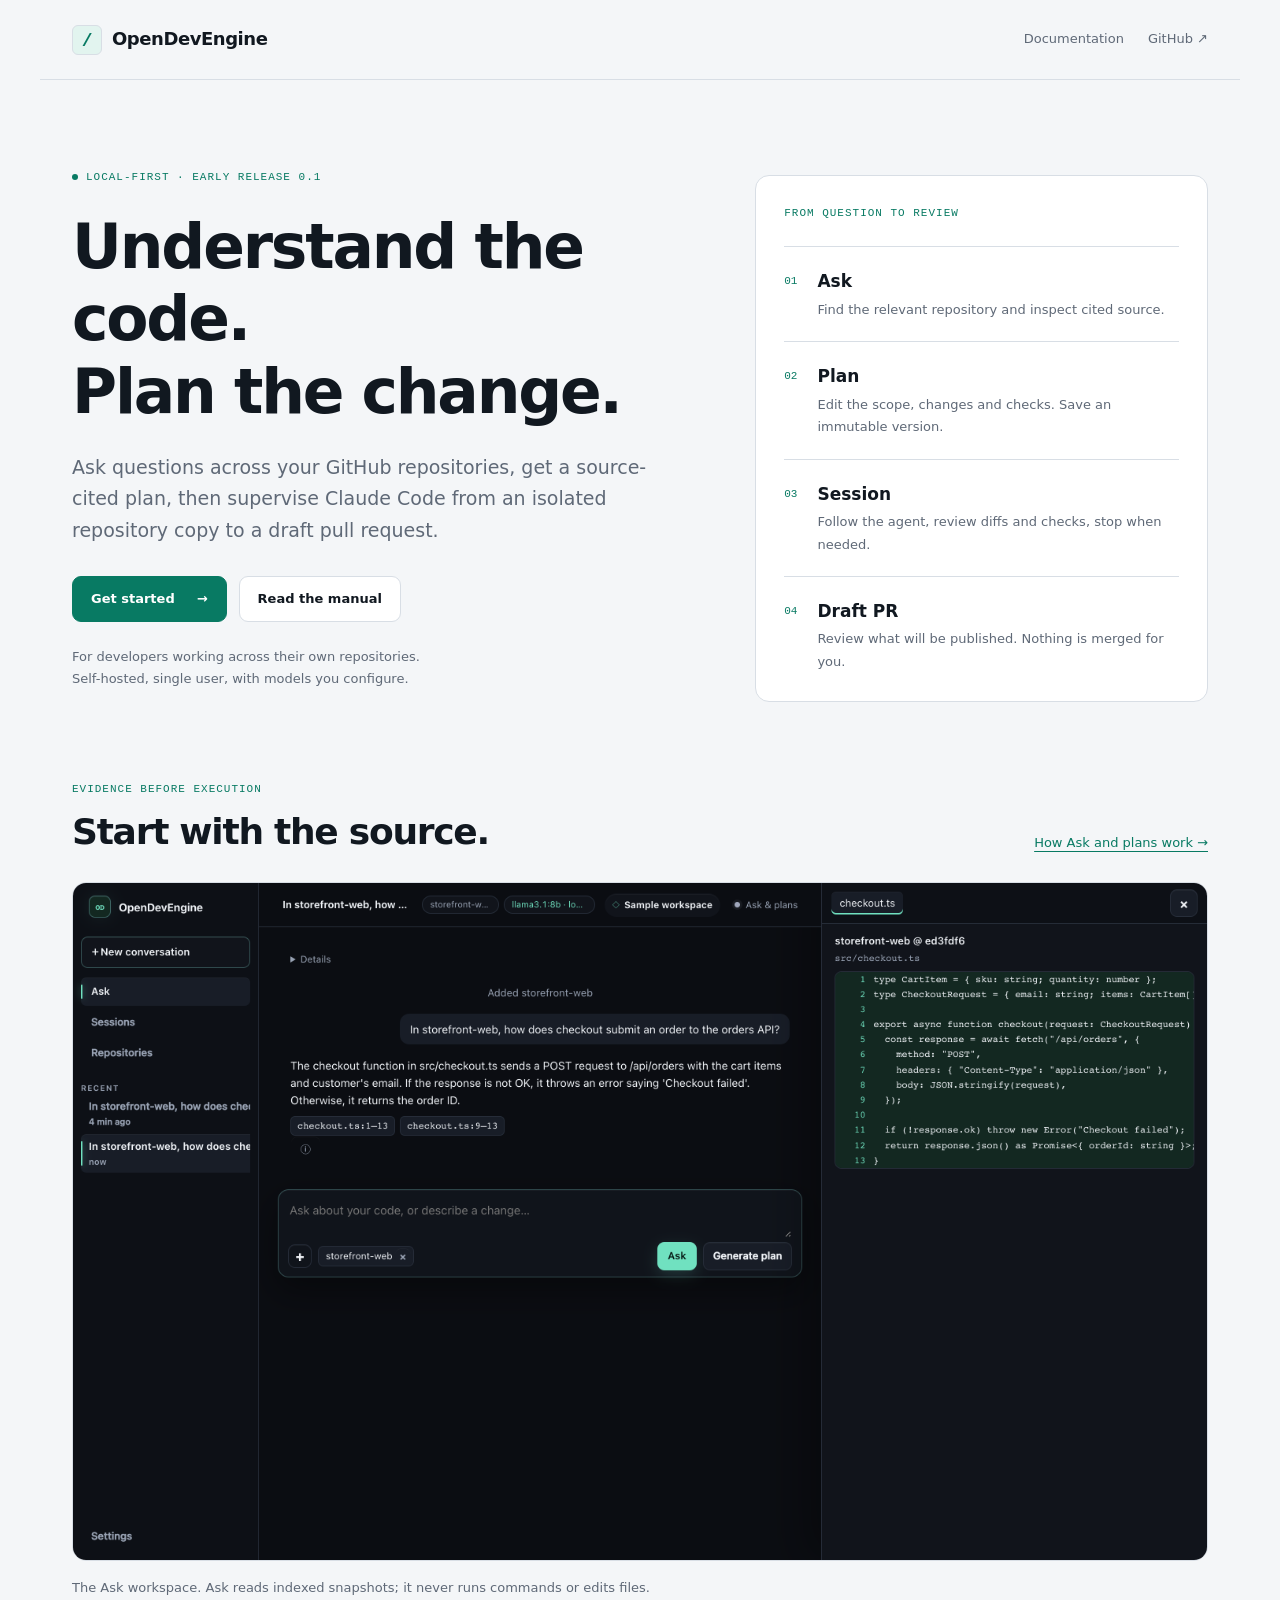
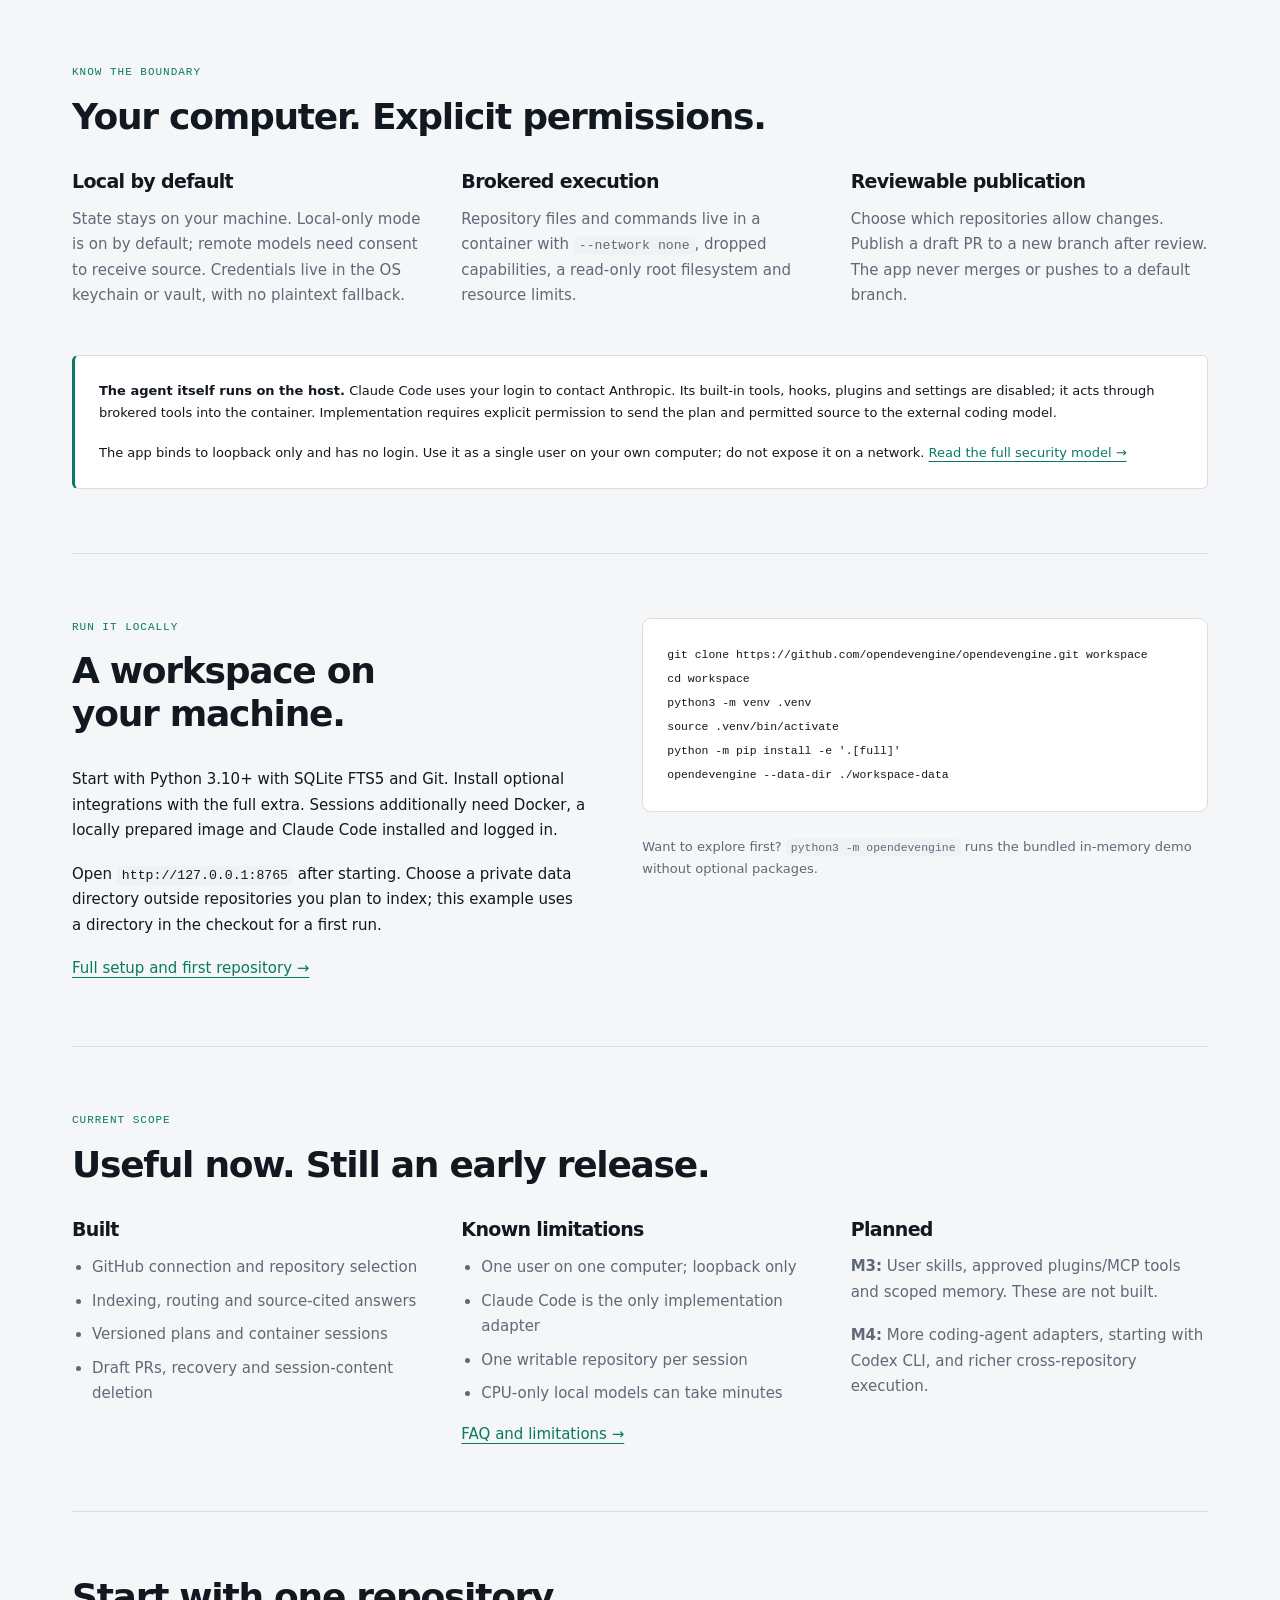
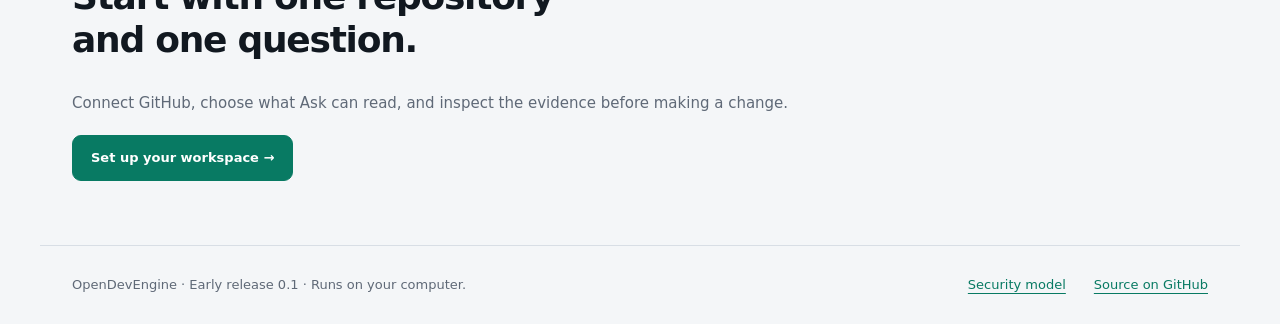
<file: site/index.html>
<!doctype html>
<html lang="en">
<head>
<meta charset="utf-8">
<meta name="viewport" content="width=device-width, initial-scale=1">
<title>Source-cited plans and supervised implementation · OpenDevEngine</title>
<meta name="description" content="A local-first workspace for repository questions, source-cited plans, isolated implementation sessions and draft pull requests.">
<link rel="icon" type="image/svg+xml" href="assets/favicon.svg">
<link rel="stylesheet" href="assets/styles.css">
</head>
<body><a class="skip" href="#main">Skip to content</a>
<header class="topbar"><a class="brand" href="index.html" aria-current="page"><span class="mark" aria-hidden="true">/</span>OpenDevEngine</a>
<nav aria-label="Primary"><a href="docs/index.html">Documentation</a><a href="https://github.com/opendevengine/opendevengine">GitHub <span aria-hidden="true">↗</span></a>
</nav>
</header>
<div class="landing">
<main id="main" tabindex="-1">
<section class="hero">
<div>
<p class="eyebrow"><span class="status-dot" aria-hidden="true"></span>Local-first · Early release 0.1</p>
<h1>Understand the code.<br>Plan the change.</h1>
<p class="lead">Ask questions across your GitHub repositories, get a source-cited plan, then supervise Claude Code from an isolated repository copy to a draft pull request.</p>
<div class="actions"><a class="button primary" href="docs/getting-started.html">Get started <span aria-hidden="true">→</span></a><a class="button" href="docs/index.html">Read the manual</a>
</div>
<p class="hero-note">For developers working across their own repositories.<br>Self-hosted, single user, with models you configure.</p>
</div>
<div class="workflow-card">
<p class="eyebrow">From question to review</p>
<ol>
<li><span class="step">01</span>
<div><strong>Ask</strong>
<p>Find the relevant repository and inspect cited source.</p>
</div>
</li>
<li><span class="step">02</span>
<div><strong>Plan</strong>
<p>Edit the scope, changes and checks. Save an immutable version.</p>
</div>
</li>
<li><span class="step">03</span>
<div><strong>Session</strong>
<p>Follow the agent, review diffs and checks, stop when needed.</p>
</div>
</li>
<li><span class="step">04</span>
<div><strong>Draft PR</strong>
<p>Review what will be published. Nothing is merged for you.</p>
</div>
</li>
</ol>
</div>
</section>
<section class="product-view" aria-labelledby="workspace-heading">
<div class="section-heading">
<div>
<p class="eyebrow">Evidence before execution</p>
<h2 id="workspace-heading">Start with the source.</h2>
</div><a href="docs/asking.html">How Ask and plans work →</a>
</div>
<figure><img src="assets/ask.png" width="2880" height="1720" alt="Ask workspace showing a repository question, a source-cited response and repository context.">
<figcaption>The Ask workspace. Ask reads indexed snapshots; it never runs commands or edits files.</figcaption>
</figure>
</section>
<section class="section" aria-labelledby="privacy-heading">
<p class="eyebrow">Know the boundary</p>
<h2 id="privacy-heading">Your computer. Explicit permissions.</h2>
<div class="cards">
<div>
<h3>Local by default</h3>
<p>State stays on your machine. Local-only mode is on by default; remote models need consent to receive source. Credentials live in the OS keychain or vault, with no plaintext fallback.</p>
</div>
<div>
<h3>Brokered execution</h3>
<p>Repository files and commands live in a container with <code>--network none</code>, dropped capabilities, a read-only root filesystem and resource limits.</p>
</div>
<div>
<h3>Reviewable publication</h3>
<p>Choose which repositories allow changes. Publish a draft PR to a new branch after review. The app never merges or pushes to a default branch.</p>
</div>
</div>
<div class="notice">
<p><strong>The agent itself runs on the host.</strong> Claude Code uses your login to contact Anthropic. Its built-in tools, hooks, plugins and settings are disabled; it acts through brokered tools into the container. Implementation requires explicit permission to send the plan and permitted source to the external coding model.</p>
<p>The app binds to loopback only and has no login. Use it as a single user on your own computer; do not expose it on a network. <a href="docs/security.html">Read the full security model →</a>
</p>
</div>
</section>
<section class="section quick-start" aria-labelledby="quick-heading">
<div>
<p class="eyebrow">Run it locally</p>
<h2 id="quick-heading">A workspace on your machine.</h2>
<p>Start with Python 3.10+ with SQLite FTS5 and Git. Install optional integrations with the full extra. Sessions additionally need Docker, a locally prepared image and Claude Code installed and logged in.</p>
<p>Open <code>http://127.0.0.1:8765</code> after starting. Choose a private data directory outside repositories you plan to index; this example uses a directory in the checkout for a first run.</p><a href="docs/getting-started.html">Full setup and first repository →</a>
</div>
<div>
<pre tabindex="0" aria-label="Command example"><code>git clone https://github.com/opendevengine/opendevengine.git workspace
cd workspace
python3 -m venv .venv
source .venv/bin/activate
python -m pip install -e &#x27;.[full]&#x27;
opendevengine --data-dir ./workspace-data</code>
</pre>
<p class="small">Want to explore first? <code>python3 -m opendevengine</code> runs the bundled in-memory demo without optional packages.</p>
</div>
</section>
<section class="section" aria-labelledby="scope-heading">
<p class="eyebrow">Current scope</p>
<h2 id="scope-heading">Useful now. Still an early release.</h2>
<div class="scope-grid">
<div>
<h3>Built</h3>
<ul>
<li>GitHub connection and repository selection</li>
<li>Indexing, routing and source-cited answers</li>
<li>Versioned plans and container sessions</li>
<li>Draft PRs, recovery and session-content deletion</li>
</ul>
</div>
<div>
<h3>Known limitations</h3>
<ul>
<li>One user on one computer; loopback only</li>
<li>Claude Code is the only implementation adapter</li>
<li>One writable repository per session</li>
<li>CPU-only local models can take minutes</li>
</ul><a href="docs/faq.html">FAQ and limitations →</a>
</div>
<div>
<h3>Planned</h3>
<p><strong>M3:</strong> User skills, approved plugins/MCP tools and scoped memory. These are not built.</p>
<p><strong>M4:</strong> More coding-agent adapters, starting with Codex CLI, and richer cross-repository execution.</p>
</div>
</div>
</section>
<section class="closing">
<h2>Start with one repository and one question.</h2>
<p>Connect GitHub, choose what Ask can read, and inspect the evidence before making a change.</p><a class="button primary" href="docs/getting-started.html">Set up your workspace →</a>
</section>
</main>
</div>
<footer>
<p>OpenDevEngine · Early release 0.1 · Runs on your computer.</p><a href="docs/security.html">Security model</a><a href="https://github.com/opendevengine/opendevengine">Source on GitHub</a>
</footer>
</body>
</html>
</file>
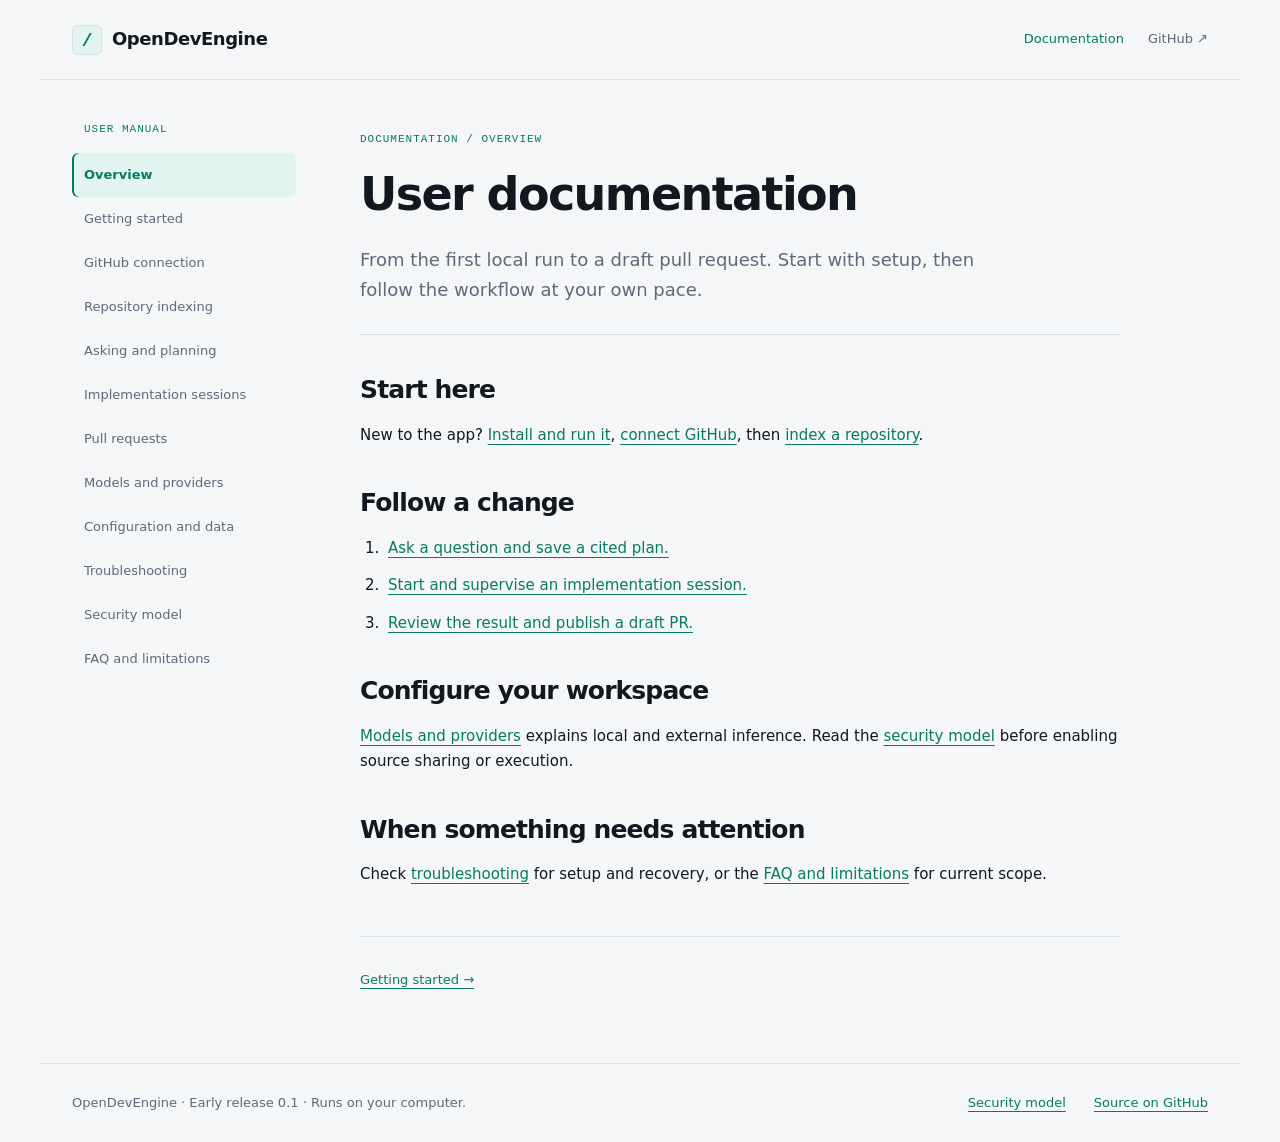
<file: site/docs/index.html>
<!doctype html>
<html lang="en">
<head>
<meta charset="utf-8">
<meta name="viewport" content="width=device-width, initial-scale=1">
<title>User documentation · OpenDevEngine</title>
<meta name="description" content="From the first local run to a draft pull request. Start with setup, then follow the workflow at your own pace.">
<link rel="icon" type="image/svg+xml" href="../assets/favicon.svg">
<link rel="stylesheet" href="../assets/styles.css">
</head>
<body><a class="skip" href="#main">Skip to content</a>
<header class="topbar"><a class="brand" href="../index.html"><span class="mark" aria-hidden="true">/</span>OpenDevEngine</a>
<nav aria-label="Primary"><a href="index.html" aria-current="page">Documentation</a><a href="https://github.com/opendevengine/opendevengine">GitHub <span aria-hidden="true">↗</span></a>
</nav>
</header>
<div class="docs-layout">
<aside class="sidebar">
<nav aria-label="Documentation">
<p class="eyebrow">User manual</p><a href="index.html" aria-current="page">Overview</a><a href="getting-started.html">Getting started</a><a href="github.html">GitHub connection</a><a href="indexing.html">Repository indexing</a><a href="asking.html">Asking and planning</a><a href="sessions.html">Implementation sessions</a><a href="pull-requests.html">Pull requests</a><a href="models.html">Models and providers</a><a href="configuration.html">Configuration and data</a><a href="troubleshooting.html">Troubleshooting</a><a href="security.html">Security model</a><a href="faq.html">FAQ and limitations</a>
</nav>
</aside>
<main id="main" tabindex="-1">
<article>
<header class="page-intro">
<p class="eyebrow">Documentation / Overview</p>
<h1>User documentation</h1>
<p class="lead">From the first local run to a draft pull request. Start with setup, then follow the workflow at your own pace.</p>
</header>
<h2 id="start">Start here</h2>
<p>New to the app? <a href="getting-started.html">Install and run it</a>, <a href="github.html">connect GitHub</a>, then <a href="indexing.html">index a repository</a>.</p>
<h2 id="workflow">Follow a change</h2>
<ol>
<li><a href="asking.html">Ask a question and save a cited plan.</a>
</li>
<li><a href="sessions.html">Start and supervise an implementation session.</a>
</li>
<li><a href="pull-requests.html">Review the result and publish a draft PR.</a>
</li>
</ol>
<h2 id="configure">Configure your workspace</h2>
<p><a href="models.html">Models and providers</a> explains local and external inference. Read the <a href="security.html">security model</a> before enabling source sharing or execution.</p>
<h2 id="help">When something needs attention</h2>
<p>Check <a href="troubleshooting.html">troubleshooting</a> for setup and recovery, or the <a href="faq.html">FAQ and limitations</a> for current scope.</p>
<nav class="page-next" aria-label="Continue reading"><a href="getting-started.html">Getting started →</a>
</nav>
</article>
</main>
</div>
<footer>
<p>OpenDevEngine · Early release 0.1 · Runs on your computer.</p><a href="../docs/security.html">Security model</a><a href="https://github.com/opendevengine/opendevengine">Source on GitHub</a>
</footer>
</body>
</html>
</file>
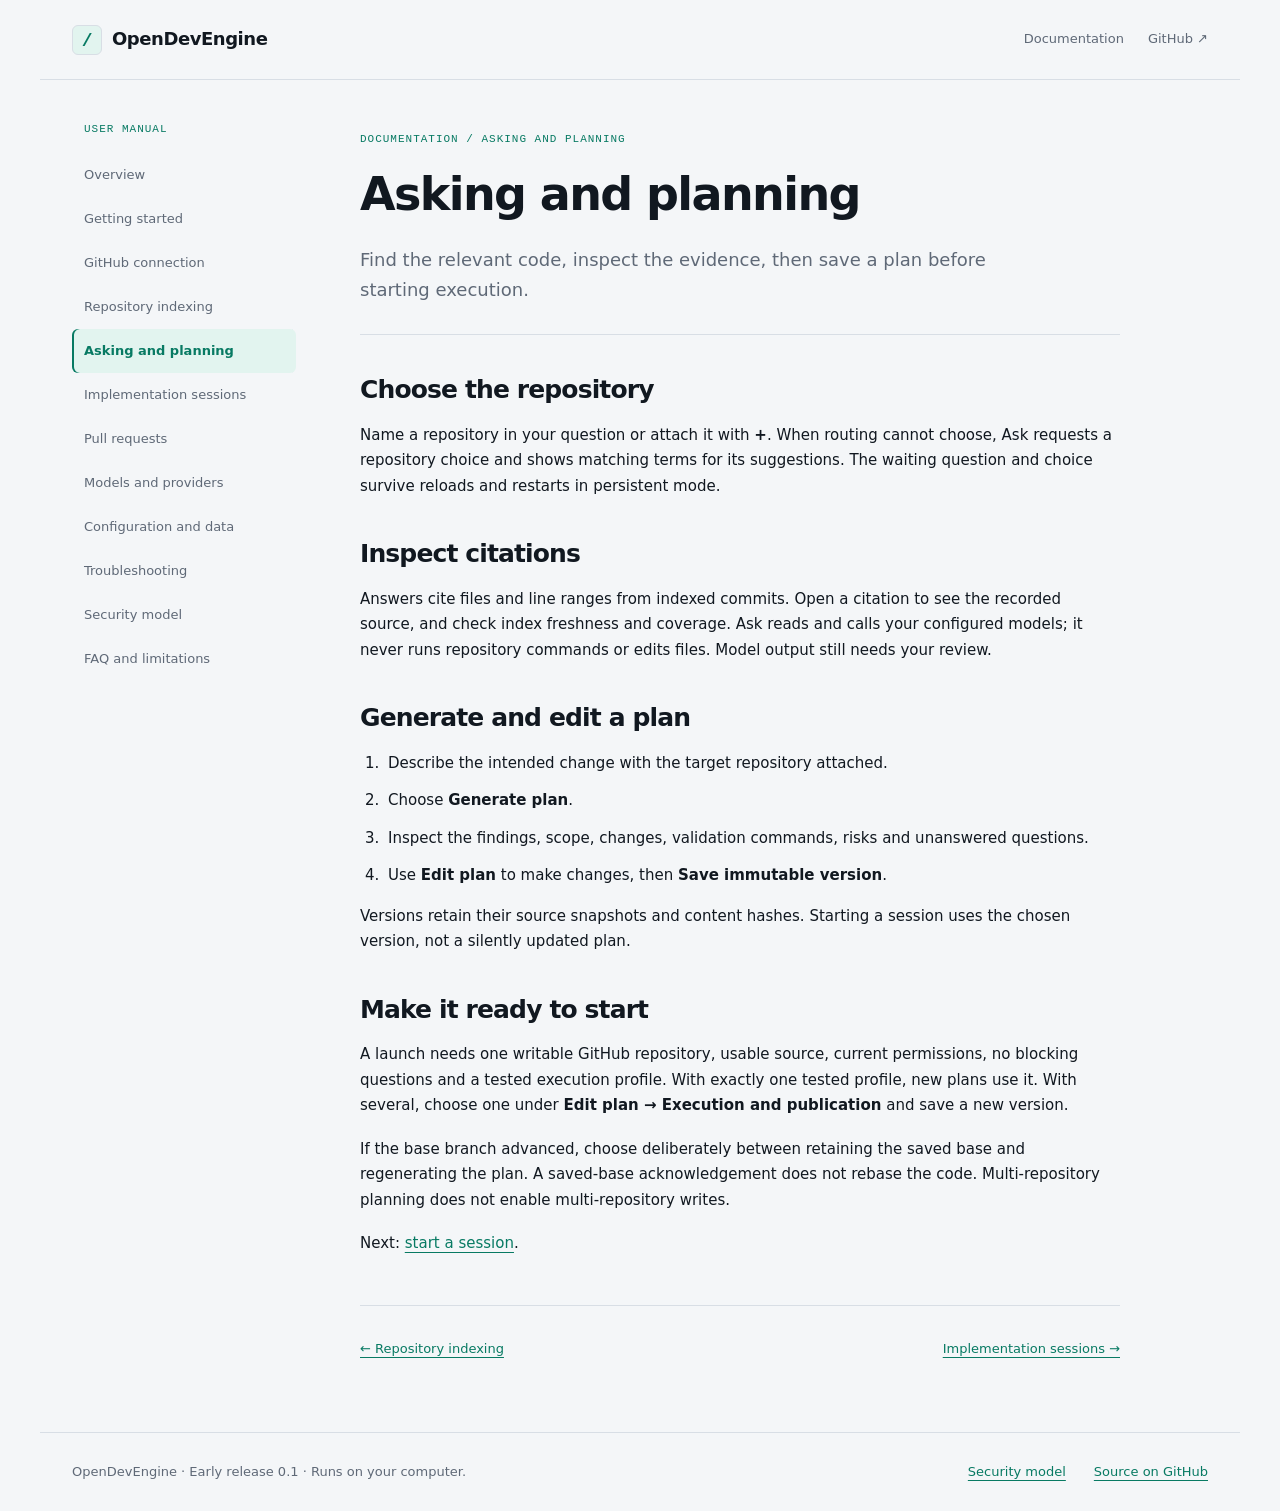
<file: site/docs/asking.html>
<!doctype html>
<html lang="en">
<head>
<meta charset="utf-8">
<meta name="viewport" content="width=device-width, initial-scale=1">
<title>Asking and planning · OpenDevEngine</title>
<meta name="description" content="Find the relevant code, inspect the evidence, then save a plan before starting execution.">
<link rel="icon" type="image/svg+xml" href="../assets/favicon.svg">
<link rel="stylesheet" href="../assets/styles.css">
</head>
<body><a class="skip" href="#main">Skip to content</a>
<header class="topbar"><a class="brand" href="../index.html"><span class="mark" aria-hidden="true">/</span>OpenDevEngine</a>
<nav aria-label="Primary"><a href="index.html">Documentation</a><a href="https://github.com/opendevengine/opendevengine">GitHub <span aria-hidden="true">↗</span></a>
</nav>
</header>
<div class="docs-layout">
<aside class="sidebar">
<nav aria-label="Documentation">
<p class="eyebrow">User manual</p><a href="index.html">Overview</a><a href="getting-started.html">Getting started</a><a href="github.html">GitHub connection</a><a href="indexing.html">Repository indexing</a><a href="asking.html" aria-current="page">Asking and planning</a><a href="sessions.html">Implementation sessions</a><a href="pull-requests.html">Pull requests</a><a href="models.html">Models and providers</a><a href="configuration.html">Configuration and data</a><a href="troubleshooting.html">Troubleshooting</a><a href="security.html">Security model</a><a href="faq.html">FAQ and limitations</a>
</nav>
</aside>
<main id="main" tabindex="-1">
<article>
<header class="page-intro">
<p class="eyebrow">Documentation / Asking and planning</p>
<h1>Asking and planning</h1>
<p class="lead">Find the relevant code, inspect the evidence, then save a plan before starting execution.</p>
</header>
<h2 id="route">Choose the repository</h2>
<p>Name a repository in your question or attach it with <strong>+</strong>. When routing cannot choose, Ask requests a repository choice and shows matching terms for its suggestions. The waiting question and choice survive reloads and restarts in persistent mode.</p>
<h2 id="citations">Inspect citations</h2>
<p>Answers cite files and line ranges from indexed commits. Open a citation to see the recorded source, and check index freshness and coverage. Ask reads and calls your configured models; it never runs repository commands or edits files. Model output still needs your review.</p>
<h2 id="plan">Generate and edit a plan</h2>
<ol>
<li>Describe the intended change with the target repository attached.</li>
<li>Choose <strong>Generate plan</strong>.</li>
<li>Inspect the findings, scope, changes, validation commands, risks and unanswered questions.</li>
<li>Use <strong>Edit plan</strong> to make changes, then <strong>Save immutable version</strong>.</li>
</ol>
<p>Versions retain their source snapshots and content hashes. Starting a session uses the chosen version, not a silently updated plan.</p>
<h2 id="ready">Make it ready to start</h2>
<p>A launch needs one writable GitHub repository, usable source, current permissions, no blocking questions and a tested execution profile. With exactly one tested profile, new plans use it. With several, choose one under <strong>Edit plan → Execution and publication</strong> and save a new version.</p>
<p>If the base branch advanced, choose deliberately between retaining the saved base and regenerating the plan. A saved-base acknowledgement does not rebase the code. Multi-repository planning does not enable multi-repository writes.</p>
<p>Next: <a href="sessions.html">start a session</a>.</p>
<nav class="page-next" aria-label="Continue reading"><a href="indexing.html">← Repository indexing</a><a href="sessions.html">Implementation sessions →</a>
</nav>
</article>
</main>
</div>
<footer>
<p>OpenDevEngine · Early release 0.1 · Runs on your computer.</p><a href="../docs/security.html">Security model</a><a href="https://github.com/opendevengine/opendevengine">Source on GitHub</a>
</footer>
</body>
</html>
</file>
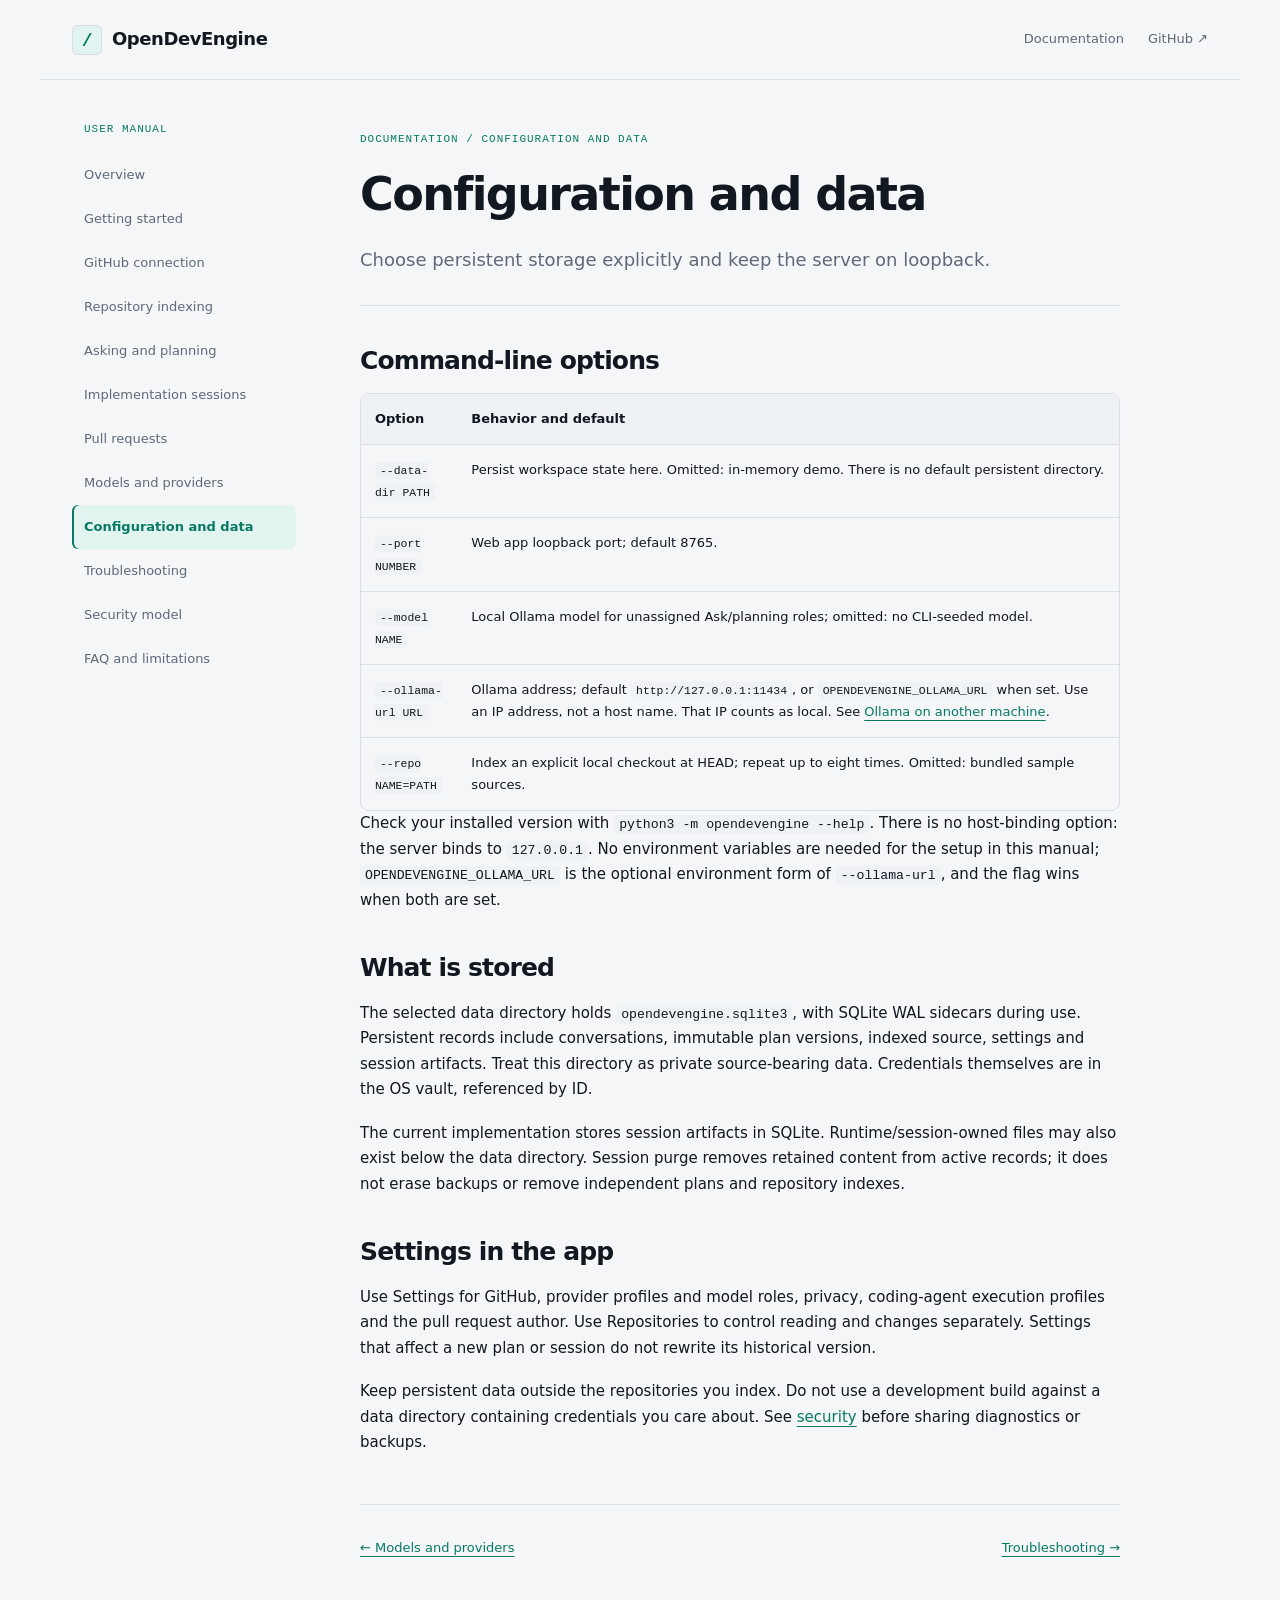
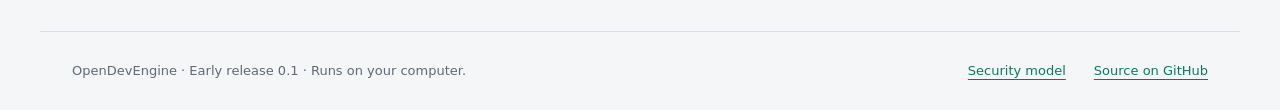
<file: site/docs/configuration.html>
<!doctype html>
<html lang="en">
<head>
<meta charset="utf-8">
<meta name="viewport" content="width=device-width, initial-scale=1">
<title>Configuration and data · OpenDevEngine</title>
<meta name="description" content="Choose persistent storage explicitly and keep the server on loopback.">
<link rel="icon" type="image/svg+xml" href="../assets/favicon.svg">
<link rel="stylesheet" href="../assets/styles.css">
</head>
<body><a class="skip" href="#main">Skip to content</a>
<header class="topbar"><a class="brand" href="../index.html"><span class="mark" aria-hidden="true">/</span>OpenDevEngine</a>
<nav aria-label="Primary"><a href="index.html">Documentation</a><a href="https://github.com/opendevengine/opendevengine">GitHub <span aria-hidden="true">↗</span></a>
</nav>
</header>
<div class="docs-layout">
<aside class="sidebar">
<nav aria-label="Documentation">
<p class="eyebrow">User manual</p><a href="index.html">Overview</a><a href="getting-started.html">Getting started</a><a href="github.html">GitHub connection</a><a href="indexing.html">Repository indexing</a><a href="asking.html">Asking and planning</a><a href="sessions.html">Implementation sessions</a><a href="pull-requests.html">Pull requests</a><a href="models.html">Models and providers</a><a href="configuration.html" aria-current="page">Configuration and data</a><a href="troubleshooting.html">Troubleshooting</a><a href="security.html">Security model</a><a href="faq.html">FAQ and limitations</a>
</nav>
</aside>
<main id="main" tabindex="-1">
<article>
<header class="page-intro">
<p class="eyebrow">Documentation / Configuration and data</p>
<h1>Configuration and data</h1>
<p class="lead">Choose persistent storage explicitly and keep the server on loopback.</p>
</header>
<h2 id="flags">Command-line options</h2>
<div class="table-scroll" tabindex="0" role="region" aria-label="Command-line options">
<table>
<thead>
<tr><th>Option</th><th>Behavior and default</th>
</tr>
</thead>
<tbody>
<tr><td><code>--data-dir PATH</code></td><td>Persist workspace state here. Omitted: in-memory demo. There is no default persistent directory.</td>
</tr>
<tr><td><code>--port NUMBER</code></td><td>Web app loopback port; default 8765.</td>
</tr>
<tr><td><code>--model NAME</code></td><td>Local Ollama model for unassigned Ask/planning roles; omitted: no CLI-seeded model.</td>
</tr>
<tr><td><code>--ollama-url URL</code></td><td>Ollama address; default <code>http://127.0.0.1:11434</code>, or <code>OPENDEVENGINE_OLLAMA_URL</code> when set. Use an IP address, not a host name. That IP counts as local. See <a href="models.html#other-machine">Ollama on another machine</a>.</td>
</tr>
<tr><td><code>--repo NAME=PATH</code></td><td>Index an explicit local checkout at HEAD; repeat up to eight times. Omitted: bundled sample sources.</td>
</tr>
</tbody>
</table>
</div>
<p>Check your installed version with <code>python3 -m opendevengine --help</code>. There is no host-binding option: the server binds to <code>127.0.0.1</code>. No environment variables are needed for the setup in this manual; <code>OPENDEVENGINE_OLLAMA_URL</code> is the optional environment form of <code>--ollama-url</code>, and the flag wins when both are set.</p>
<h2 id="storage">What is stored</h2>
<p>The selected data directory holds <code>opendevengine.sqlite3</code>, with SQLite WAL sidecars during use. Persistent records include conversations, immutable plan versions, indexed source, settings and session artifacts. Treat this directory as private source-bearing data. Credentials themselves are in the OS vault, referenced by ID.</p>
<p>The current implementation stores session artifacts in SQLite. Runtime/session-owned files may also exist below the data directory. Session purge removes retained content from active records; it does not erase backups or remove independent plans and repository indexes.</p>
<h2 id="settings">Settings in the app</h2>
<p>Use Settings for GitHub, provider profiles and model roles, privacy, coding-agent execution profiles and the pull request author. Use Repositories to control reading and changes separately. Settings that affect a new plan or session do not rewrite its historical version.</p>
<p>Keep persistent data outside the repositories you index. Do not use a development build against a data directory containing credentials you care about. See <a href="security.html">security</a> before sharing diagnostics or backups.</p>
<nav class="page-next" aria-label="Continue reading"><a href="models.html">← Models and providers</a><a href="troubleshooting.html">Troubleshooting →</a>
</nav>
</article>
</main>
</div>
<footer>
<p>OpenDevEngine · Early release 0.1 · Runs on your computer.</p><a href="../docs/security.html">Security model</a><a href="https://github.com/opendevengine/opendevengine">Source on GitHub</a>
</footer>
</body>
</html>
</file>
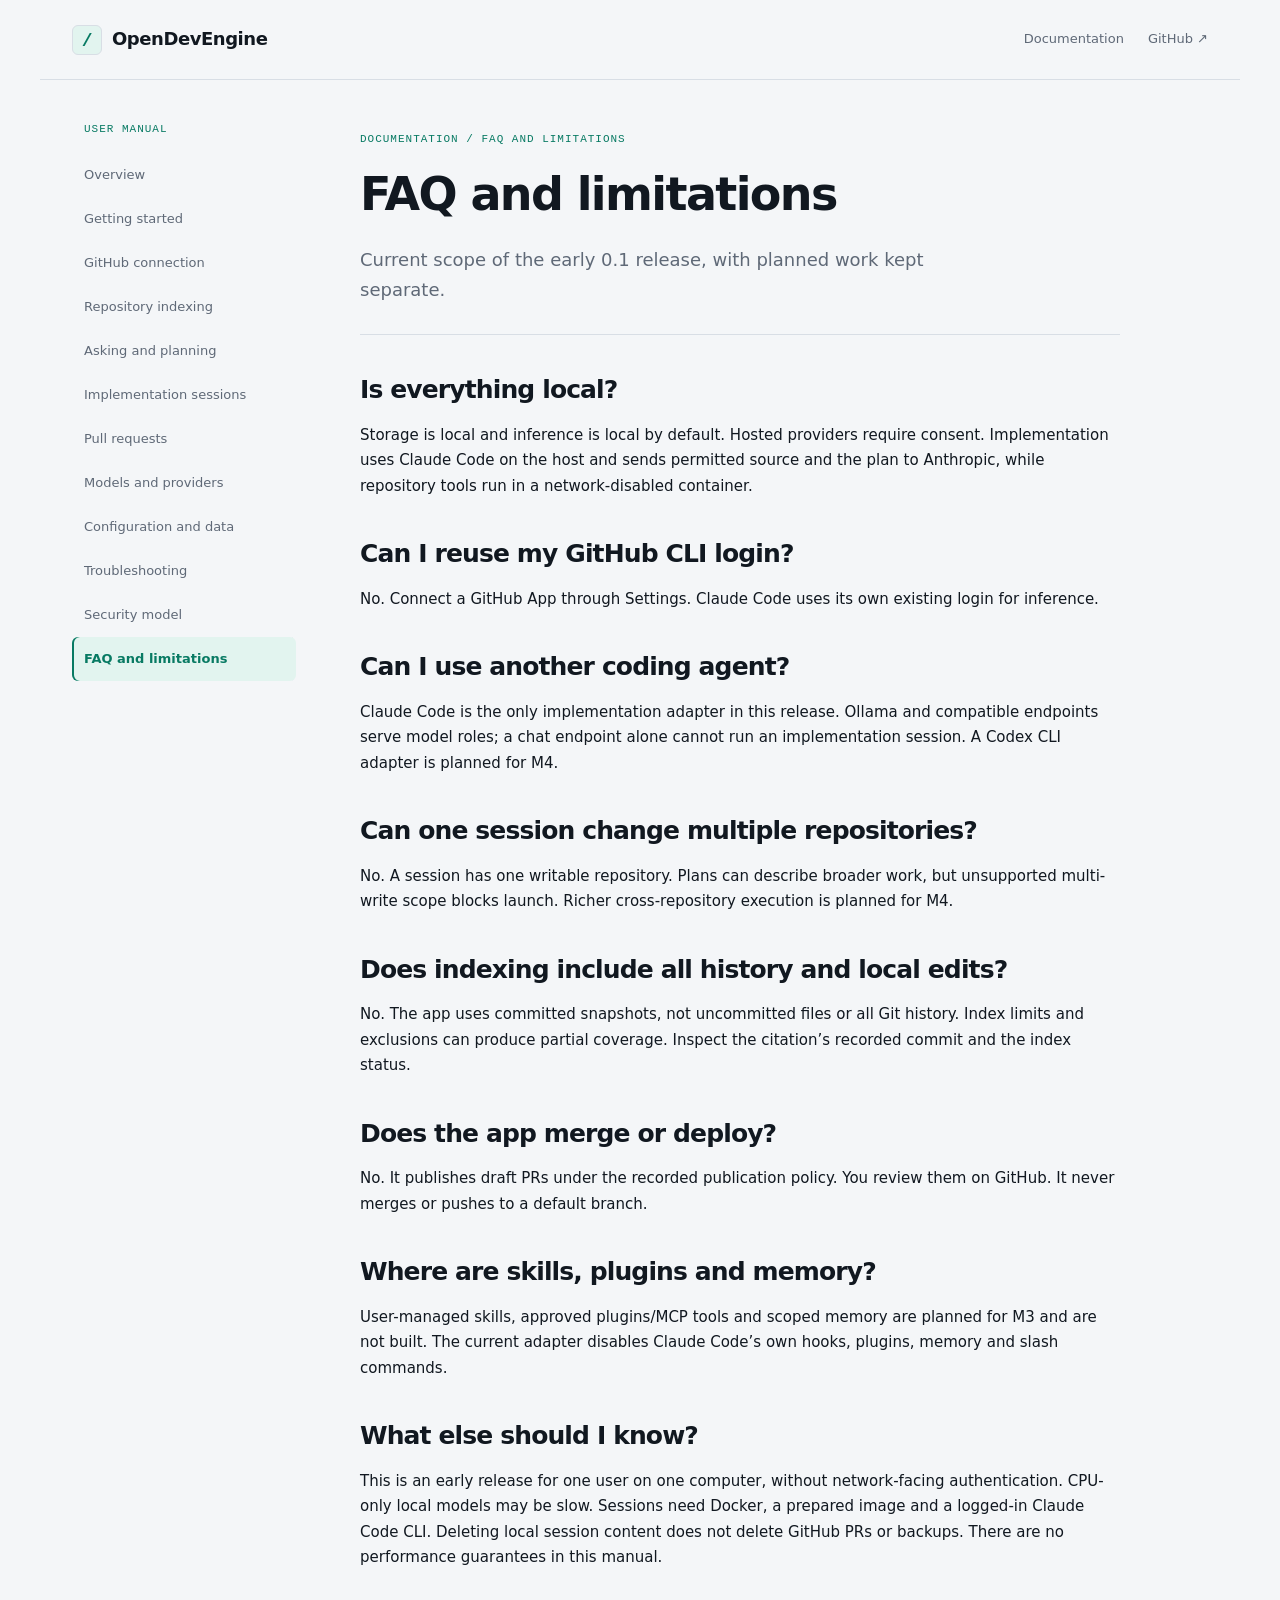
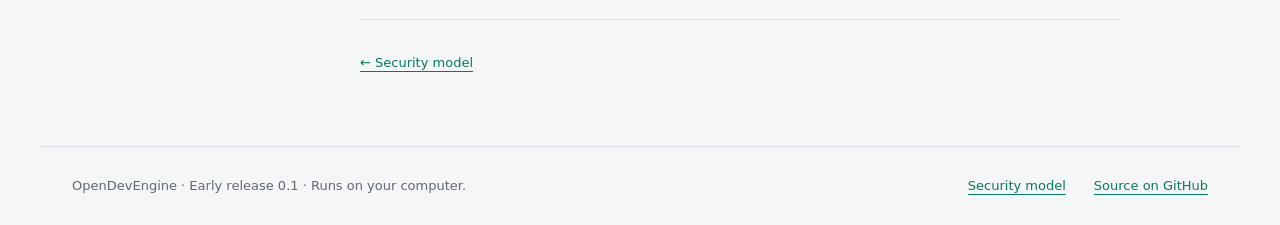
<file: site/docs/faq.html>
<!doctype html>
<html lang="en">
<head>
<meta charset="utf-8">
<meta name="viewport" content="width=device-width, initial-scale=1">
<title>FAQ and limitations · OpenDevEngine</title>
<meta name="description" content="Current scope of the early 0.1 release, with planned work kept separate.">
<link rel="icon" type="image/svg+xml" href="../assets/favicon.svg">
<link rel="stylesheet" href="../assets/styles.css">
</head>
<body><a class="skip" href="#main">Skip to content</a>
<header class="topbar"><a class="brand" href="../index.html"><span class="mark" aria-hidden="true">/</span>OpenDevEngine</a>
<nav aria-label="Primary"><a href="index.html">Documentation</a><a href="https://github.com/opendevengine/opendevengine">GitHub <span aria-hidden="true">↗</span></a>
</nav>
</header>
<div class="docs-layout">
<aside class="sidebar">
<nav aria-label="Documentation">
<p class="eyebrow">User manual</p><a href="index.html">Overview</a><a href="getting-started.html">Getting started</a><a href="github.html">GitHub connection</a><a href="indexing.html">Repository indexing</a><a href="asking.html">Asking and planning</a><a href="sessions.html">Implementation sessions</a><a href="pull-requests.html">Pull requests</a><a href="models.html">Models and providers</a><a href="configuration.html">Configuration and data</a><a href="troubleshooting.html">Troubleshooting</a><a href="security.html">Security model</a><a href="faq.html" aria-current="page">FAQ and limitations</a>
</nav>
</aside>
<main id="main" tabindex="-1">
<article>
<header class="page-intro">
<p class="eyebrow">Documentation / FAQ and limitations</p>
<h1>FAQ and limitations</h1>
<p class="lead">Current scope of the early 0.1 release, with planned work kept separate.</p>
</header>
<h2 id="local">Is everything local?</h2>
<p>Storage is local and inference is local by default. Hosted providers require consent. Implementation uses Claude Code on the host and sends permitted source and the plan to Anthropic, while repository tools run in a network-disabled container.</p>
<h2 id="account">Can I reuse my GitHub CLI login?</h2>
<p>No. Connect a GitHub App through Settings. Claude Code uses its own existing login for inference.</p>
<h2 id="agents">Can I use another coding agent?</h2>
<p>Claude Code is the only implementation adapter in this release. Ollama and compatible endpoints serve model roles; a chat endpoint alone cannot run an implementation session. A Codex CLI adapter is planned for M4.</p>
<h2 id="multiple">Can one session change multiple repositories?</h2>
<p>No. A session has one writable repository. Plans can describe broader work, but unsupported multi-write scope blocks launch. Richer cross-repository execution is planned for M4.</p>
<h2 id="history">Does indexing include all history and local edits?</h2>
<p>No. The app uses committed snapshots, not uncommitted files or all Git history. Index limits and exclusions can produce partial coverage. Inspect the citation’s recorded commit and the index status.</p>
<h2 id="merge">Does the app merge or deploy?</h2>
<p>No. It publishes draft PRs under the recorded publication policy. You review them on GitHub. It never merges or pushes to a default branch.</p>
<h2 id="customization">Where are skills, plugins and memory?</h2>
<p>User-managed skills, approved plugins/MCP tools and scoped memory are planned for M3 and are not built. The current adapter disables Claude Code’s own hooks, plugins, memory and slash commands.</p>
<h2 id="limits">What else should I know?</h2>
<p>This is an early release for one user on one computer, without network-facing authentication. CPU-only local models may be slow. Sessions need Docker, a prepared image and a logged-in Claude Code CLI. Deleting local session content does not delete GitHub PRs or backups. There are no performance guarantees in this manual.</p>
<nav class="page-next" aria-label="Continue reading"><a href="security.html">← Security model</a>
</nav>
</article>
</main>
</div>
<footer>
<p>OpenDevEngine · Early release 0.1 · Runs on your computer.</p><a href="../docs/security.html">Security model</a><a href="https://github.com/opendevengine/opendevengine">Source on GitHub</a>
</footer>
</body>
</html>
</file>
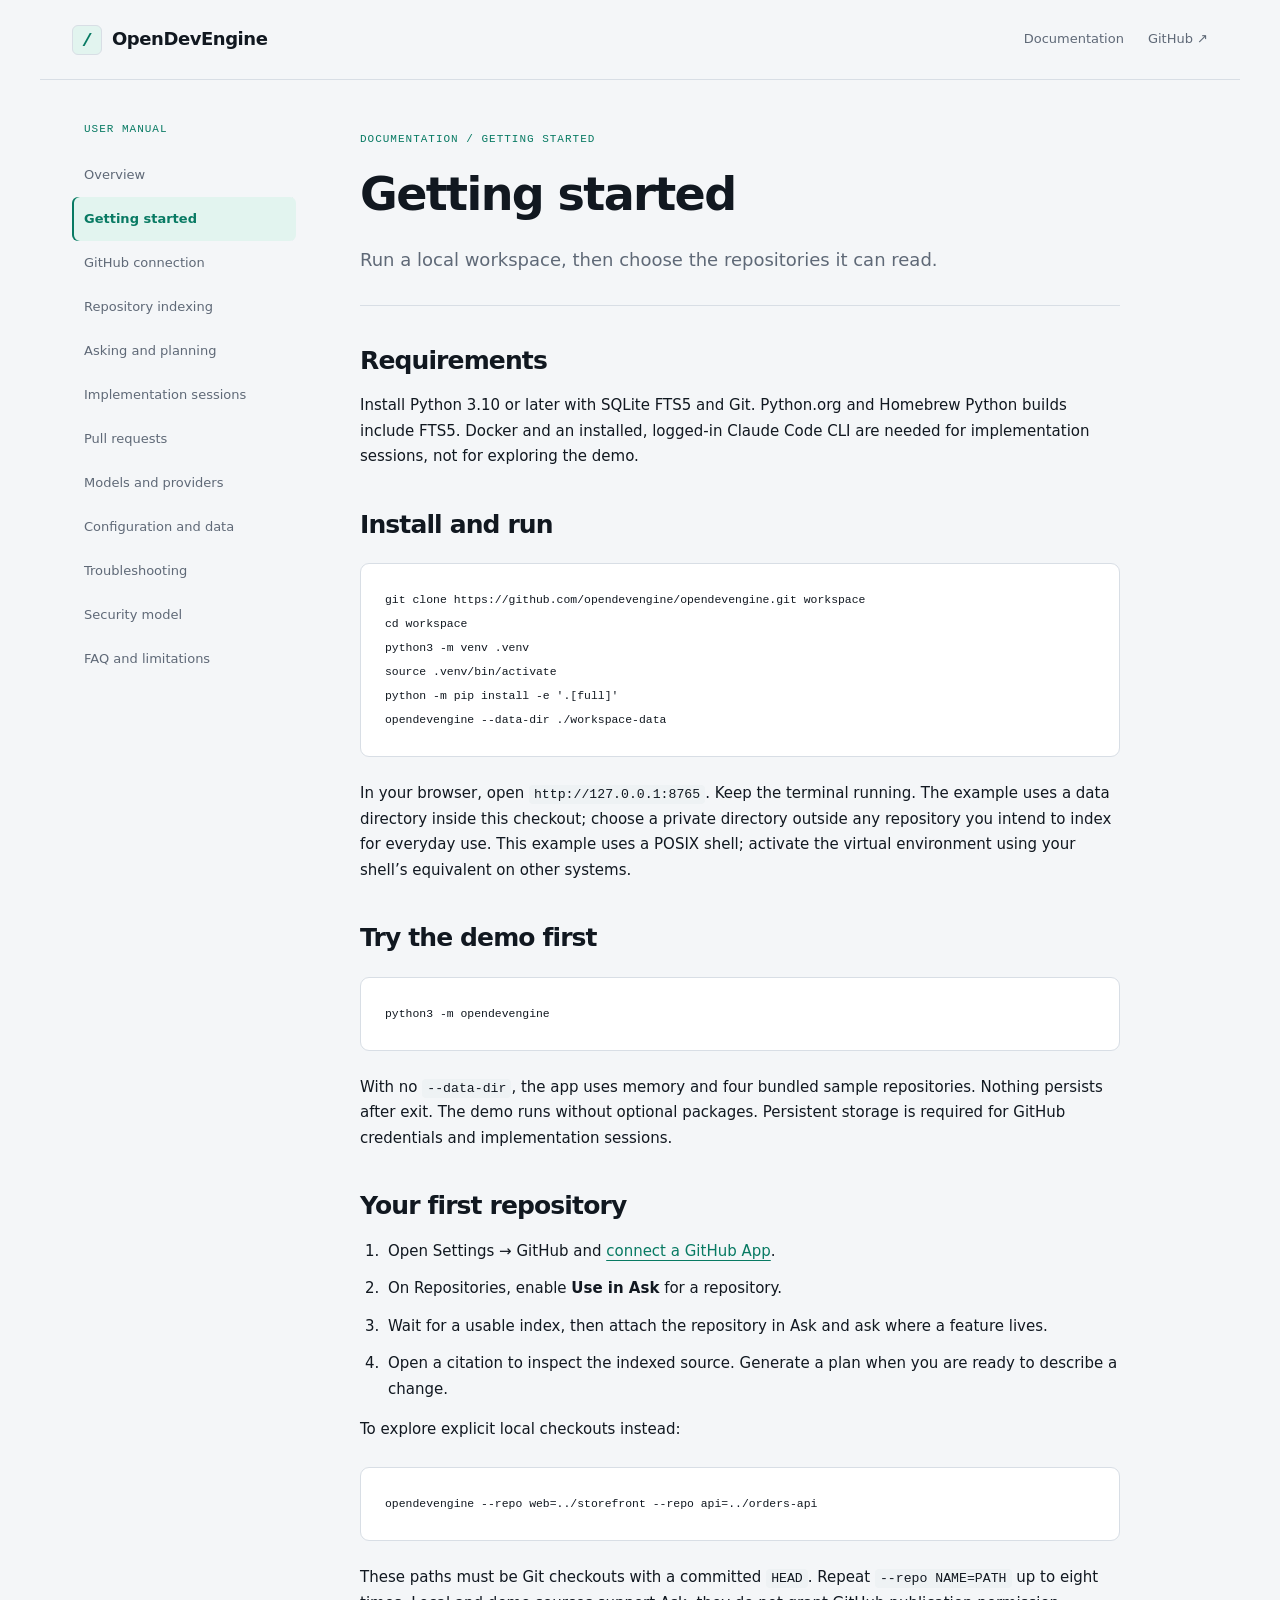
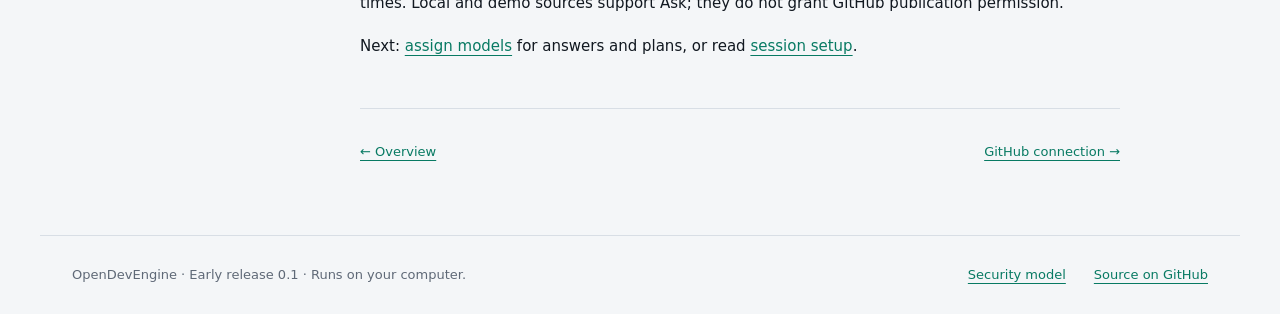
<file: site/docs/getting-started.html>
<!doctype html>
<html lang="en">
<head>
<meta charset="utf-8">
<meta name="viewport" content="width=device-width, initial-scale=1">
<title>Getting started · OpenDevEngine</title>
<meta name="description" content="Run a local workspace, then choose the repositories it can read.">
<link rel="icon" type="image/svg+xml" href="../assets/favicon.svg">
<link rel="stylesheet" href="../assets/styles.css">
</head>
<body><a class="skip" href="#main">Skip to content</a>
<header class="topbar"><a class="brand" href="../index.html"><span class="mark" aria-hidden="true">/</span>OpenDevEngine</a>
<nav aria-label="Primary"><a href="index.html">Documentation</a><a href="https://github.com/opendevengine/opendevengine">GitHub <span aria-hidden="true">↗</span></a>
</nav>
</header>
<div class="docs-layout">
<aside class="sidebar">
<nav aria-label="Documentation">
<p class="eyebrow">User manual</p><a href="index.html">Overview</a><a href="getting-started.html" aria-current="page">Getting started</a><a href="github.html">GitHub connection</a><a href="indexing.html">Repository indexing</a><a href="asking.html">Asking and planning</a><a href="sessions.html">Implementation sessions</a><a href="pull-requests.html">Pull requests</a><a href="models.html">Models and providers</a><a href="configuration.html">Configuration and data</a><a href="troubleshooting.html">Troubleshooting</a><a href="security.html">Security model</a><a href="faq.html">FAQ and limitations</a>
</nav>
</aside>
<main id="main" tabindex="-1">
<article>
<header class="page-intro">
<p class="eyebrow">Documentation / Getting started</p>
<h1>Getting started</h1>
<p class="lead">Run a local workspace, then choose the repositories it can read.</p>
</header>
<h2 id="requirements">Requirements</h2>
<p>Install Python 3.10 or later with SQLite FTS5 and Git. Python.org and Homebrew Python builds include FTS5. Docker and an installed, logged-in Claude Code CLI are needed for implementation sessions, not for exploring the demo.</p>
<h2 id="install">Install and run</h2>
<pre tabindex="0" aria-label="Command example"><code>git clone https://github.com/opendevengine/opendevengine.git workspace
cd workspace
python3 -m venv .venv
source .venv/bin/activate
python -m pip install -e &#x27;.[full]&#x27;
opendevengine --data-dir ./workspace-data</code>
</pre>
<p>In your browser, open <code>http://127.0.0.1:8765</code>. Keep the terminal running. The example uses a data directory inside this checkout; choose a private directory outside any repository you intend to index for everyday use. This example uses a POSIX shell; activate the virtual environment using your shell’s equivalent on other systems.</p>
<h2 id="demo">Try the demo first</h2>
<pre tabindex="0" aria-label="Command example"><code>python3 -m opendevengine</code>
</pre>
<p>With no <code>--data-dir</code>, the app uses memory and four bundled sample repositories. Nothing persists after exit. The demo runs without optional packages. Persistent storage is required for GitHub credentials and implementation sessions.</p>
<h2 id="first-repository">Your first repository</h2>
<ol>
<li>Open Settings → GitHub and <a href="github.html">connect a GitHub App</a>.</li>
<li>On Repositories, enable <strong>Use in Ask</strong> for a repository.</li>
<li>Wait for a usable index, then attach the repository in Ask and ask where a feature lives.</li>
<li>Open a citation to inspect the indexed source. Generate a plan when you are ready to describe a change.</li>
</ol>
<p>To explore explicit local checkouts instead:</p>
<pre tabindex="0" aria-label="Command example"><code>opendevengine --repo web=../storefront --repo api=../orders-api</code>
</pre>
<p>These paths must be Git checkouts with a committed <code>HEAD</code>. Repeat <code>--repo NAME=PATH</code> up to eight times. Local and demo sources support Ask; they do not grant GitHub publication permission.</p>
<p>Next: <a href="models.html">assign models</a> for answers and plans, or read <a href="sessions.html">session setup</a>.</p>
<nav class="page-next" aria-label="Continue reading"><a href="index.html">← Overview</a><a href="github.html">GitHub connection →</a>
</nav>
</article>
</main>
</div>
<footer>
<p>OpenDevEngine · Early release 0.1 · Runs on your computer.</p><a href="../docs/security.html">Security model</a><a href="https://github.com/opendevengine/opendevengine">Source on GitHub</a>
</footer>
</body>
</html>
</file>
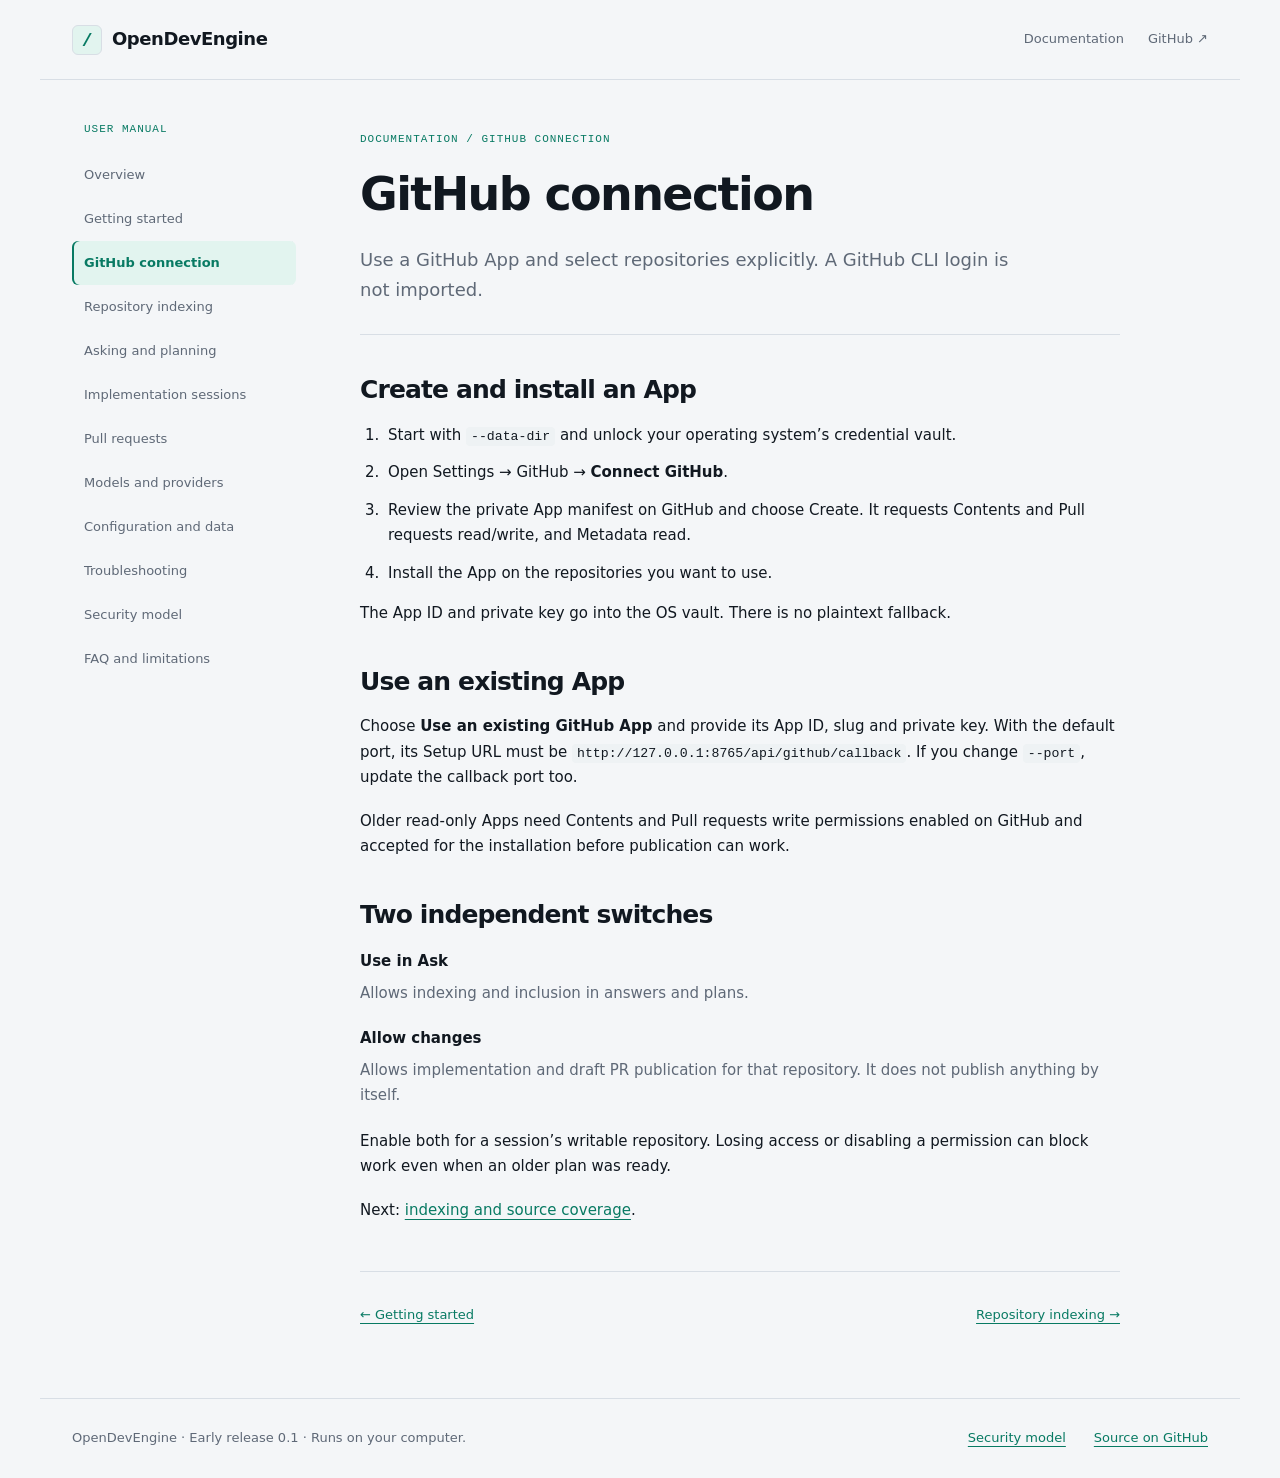
<file: site/docs/github.html>
<!doctype html>
<html lang="en">
<head>
<meta charset="utf-8">
<meta name="viewport" content="width=device-width, initial-scale=1">
<title>GitHub connection · OpenDevEngine</title>
<meta name="description" content="Use a GitHub App and select repositories explicitly. A GitHub CLI login is not imported.">
<link rel="icon" type="image/svg+xml" href="../assets/favicon.svg">
<link rel="stylesheet" href="../assets/styles.css">
</head>
<body><a class="skip" href="#main">Skip to content</a>
<header class="topbar"><a class="brand" href="../index.html"><span class="mark" aria-hidden="true">/</span>OpenDevEngine</a>
<nav aria-label="Primary"><a href="index.html">Documentation</a><a href="https://github.com/opendevengine/opendevengine">GitHub <span aria-hidden="true">↗</span></a>
</nav>
</header>
<div class="docs-layout">
<aside class="sidebar">
<nav aria-label="Documentation">
<p class="eyebrow">User manual</p><a href="index.html">Overview</a><a href="getting-started.html">Getting started</a><a href="github.html" aria-current="page">GitHub connection</a><a href="indexing.html">Repository indexing</a><a href="asking.html">Asking and planning</a><a href="sessions.html">Implementation sessions</a><a href="pull-requests.html">Pull requests</a><a href="models.html">Models and providers</a><a href="configuration.html">Configuration and data</a><a href="troubleshooting.html">Troubleshooting</a><a href="security.html">Security model</a><a href="faq.html">FAQ and limitations</a>
</nav>
</aside>
<main id="main" tabindex="-1">
<article>
<header class="page-intro">
<p class="eyebrow">Documentation / GitHub connection</p>
<h1>GitHub connection</h1>
<p class="lead">Use a GitHub App and select repositories explicitly. A GitHub CLI login is not imported.</p>
</header>
<h2 id="connect">Create and install an App</h2>
<ol>
<li>Start with <code>--data-dir</code> and unlock your operating system’s credential vault.</li>
<li>Open Settings → GitHub → <strong>Connect GitHub</strong>.</li>
<li>Review the private App manifest on GitHub and choose Create. It requests Contents and Pull requests read/write, and Metadata read.</li>
<li>Install the App on the repositories you want to use.</li>
</ol>
<p>The App ID and private key go into the OS vault. There is no plaintext fallback.</p>
<h2 id="existing">Use an existing App</h2>
<p>Choose <strong>Use an existing GitHub App</strong> and provide its App ID, slug and private key. With the default port, its Setup URL must be <code>http://127.0.0.1:8765/api/github/callback</code>. If you change <code>--port</code>, update the callback port too.</p>
<p>Older read-only Apps need Contents and Pull requests write permissions enabled on GitHub and accepted for the installation before publication can work.</p>
<h2 id="permissions">Two independent switches</h2>
<dl>
<dt>Use in Ask</dt>
<dd>Allows indexing and inclusion in answers and plans.</dd>
<dt>Allow changes</dt>
<dd>Allows implementation and draft PR publication for that repository. It does not publish anything by itself.</dd>
</dl>
<p>Enable both for a session’s writable repository. Losing access or disabling a permission can block work even when an older plan was ready.</p>
<p>Next: <a href="indexing.html">indexing and source coverage</a>.</p>
<nav class="page-next" aria-label="Continue reading"><a href="getting-started.html">← Getting started</a><a href="indexing.html">Repository indexing →</a>
</nav>
</article>
</main>
</div>
<footer>
<p>OpenDevEngine · Early release 0.1 · Runs on your computer.</p><a href="../docs/security.html">Security model</a><a href="https://github.com/opendevengine/opendevengine">Source on GitHub</a>
</footer>
</body>
</html>
</file>
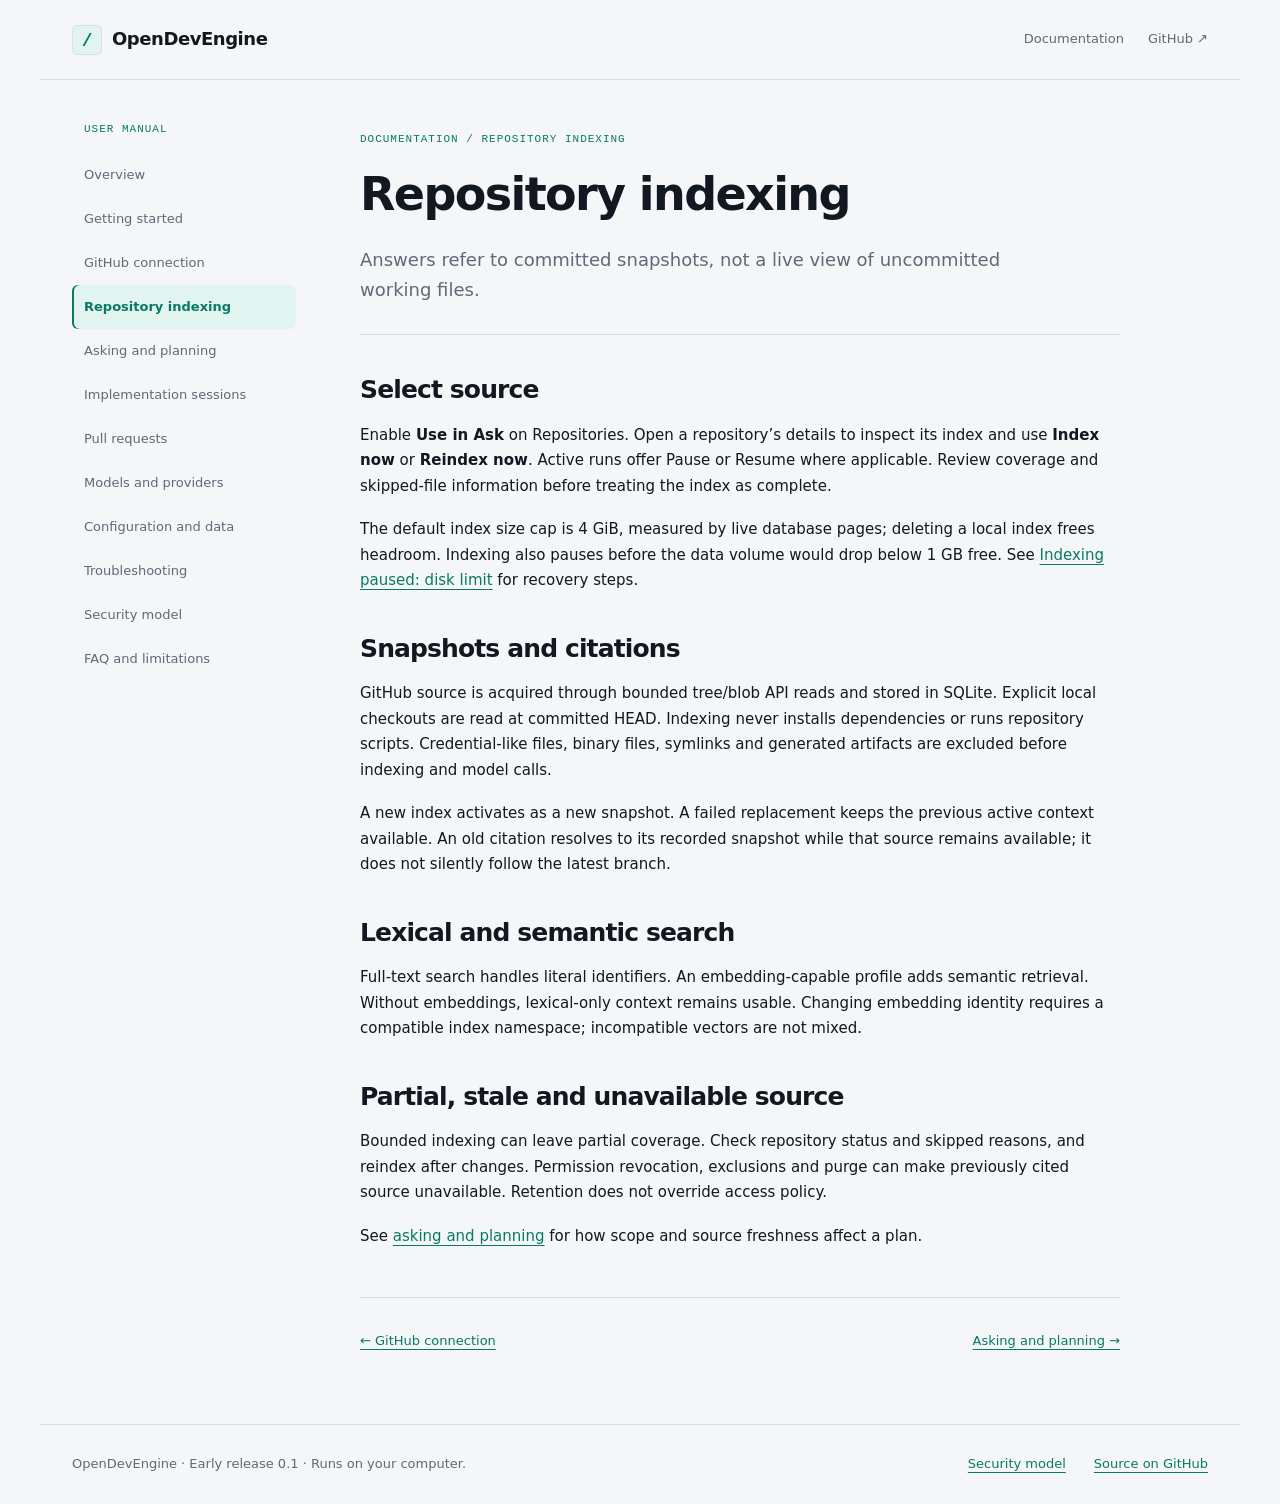
<file: site/docs/indexing.html>
<!doctype html>
<html lang="en">
<head>
<meta charset="utf-8">
<meta name="viewport" content="width=device-width, initial-scale=1">
<title>Repository indexing · OpenDevEngine</title>
<meta name="description" content="Answers refer to committed snapshots, not a live view of uncommitted working files.">
<link rel="icon" type="image/svg+xml" href="../assets/favicon.svg">
<link rel="stylesheet" href="../assets/styles.css">
</head>
<body><a class="skip" href="#main">Skip to content</a>
<header class="topbar"><a class="brand" href="../index.html"><span class="mark" aria-hidden="true">/</span>OpenDevEngine</a>
<nav aria-label="Primary"><a href="index.html">Documentation</a><a href="https://github.com/opendevengine/opendevengine">GitHub <span aria-hidden="true">↗</span></a>
</nav>
</header>
<div class="docs-layout">
<aside class="sidebar">
<nav aria-label="Documentation">
<p class="eyebrow">User manual</p><a href="index.html">Overview</a><a href="getting-started.html">Getting started</a><a href="github.html">GitHub connection</a><a href="indexing.html" aria-current="page">Repository indexing</a><a href="asking.html">Asking and planning</a><a href="sessions.html">Implementation sessions</a><a href="pull-requests.html">Pull requests</a><a href="models.html">Models and providers</a><a href="configuration.html">Configuration and data</a><a href="troubleshooting.html">Troubleshooting</a><a href="security.html">Security model</a><a href="faq.html">FAQ and limitations</a>
</nav>
</aside>
<main id="main" tabindex="-1">
<article>
<header class="page-intro">
<p class="eyebrow">Documentation / Repository indexing</p>
<h1>Repository indexing</h1>
<p class="lead">Answers refer to committed snapshots, not a live view of uncommitted working files.</p>
</header>
<h2 id="select">Select source</h2>
<p>Enable <strong>Use in Ask</strong> on Repositories. Open a repository’s details to inspect its index and use <strong>Index now</strong> or <strong>Reindex now</strong>. Active runs offer Pause or Resume where applicable. Review coverage and skipped-file information before treating the index as complete.</p>
<p>The default index size cap is 4 GiB, measured by live database pages; deleting a local index frees headroom. Indexing also pauses before the data volume would drop below 1 GB free. See <a href="troubleshooting.html#disk-limit">Indexing paused: disk limit</a> for recovery steps.</p>
<h2 id="snapshots">Snapshots and citations</h2>
<p>GitHub source is acquired through bounded tree/blob API reads and stored in SQLite. Explicit local checkouts are read at committed HEAD. Indexing never installs dependencies or runs repository scripts. Credential-like files, binary files, symlinks and generated artifacts are excluded before indexing and model calls.</p>
<p>A new index activates as a new snapshot. A failed replacement keeps the previous active context available. An old citation resolves to its recorded snapshot while that source remains available; it does not silently follow the latest branch.</p>
<h2 id="search">Lexical and semantic search</h2>
<p>Full-text search handles literal identifiers. An embedding-capable profile adds semantic retrieval. Without embeddings, lexical-only context remains usable. Changing embedding identity requires a compatible index namespace; incompatible vectors are not mixed.</p>
<h2 id="coverage">Partial, stale and unavailable source</h2>
<p>Bounded indexing can leave partial coverage. Check repository status and skipped reasons, and reindex after changes. Permission revocation, exclusions and purge can make previously cited source unavailable. Retention does not override access policy.</p>
<p>See <a href="asking.html">asking and planning</a> for how scope and source freshness affect a plan.</p>
<nav class="page-next" aria-label="Continue reading"><a href="github.html">← GitHub connection</a><a href="asking.html">Asking and planning →</a>
</nav>
</article>
</main>
</div>
<footer>
<p>OpenDevEngine · Early release 0.1 · Runs on your computer.</p><a href="../docs/security.html">Security model</a><a href="https://github.com/opendevengine/opendevengine">Source on GitHub</a>
</footer>
</body>
</html>
</file>
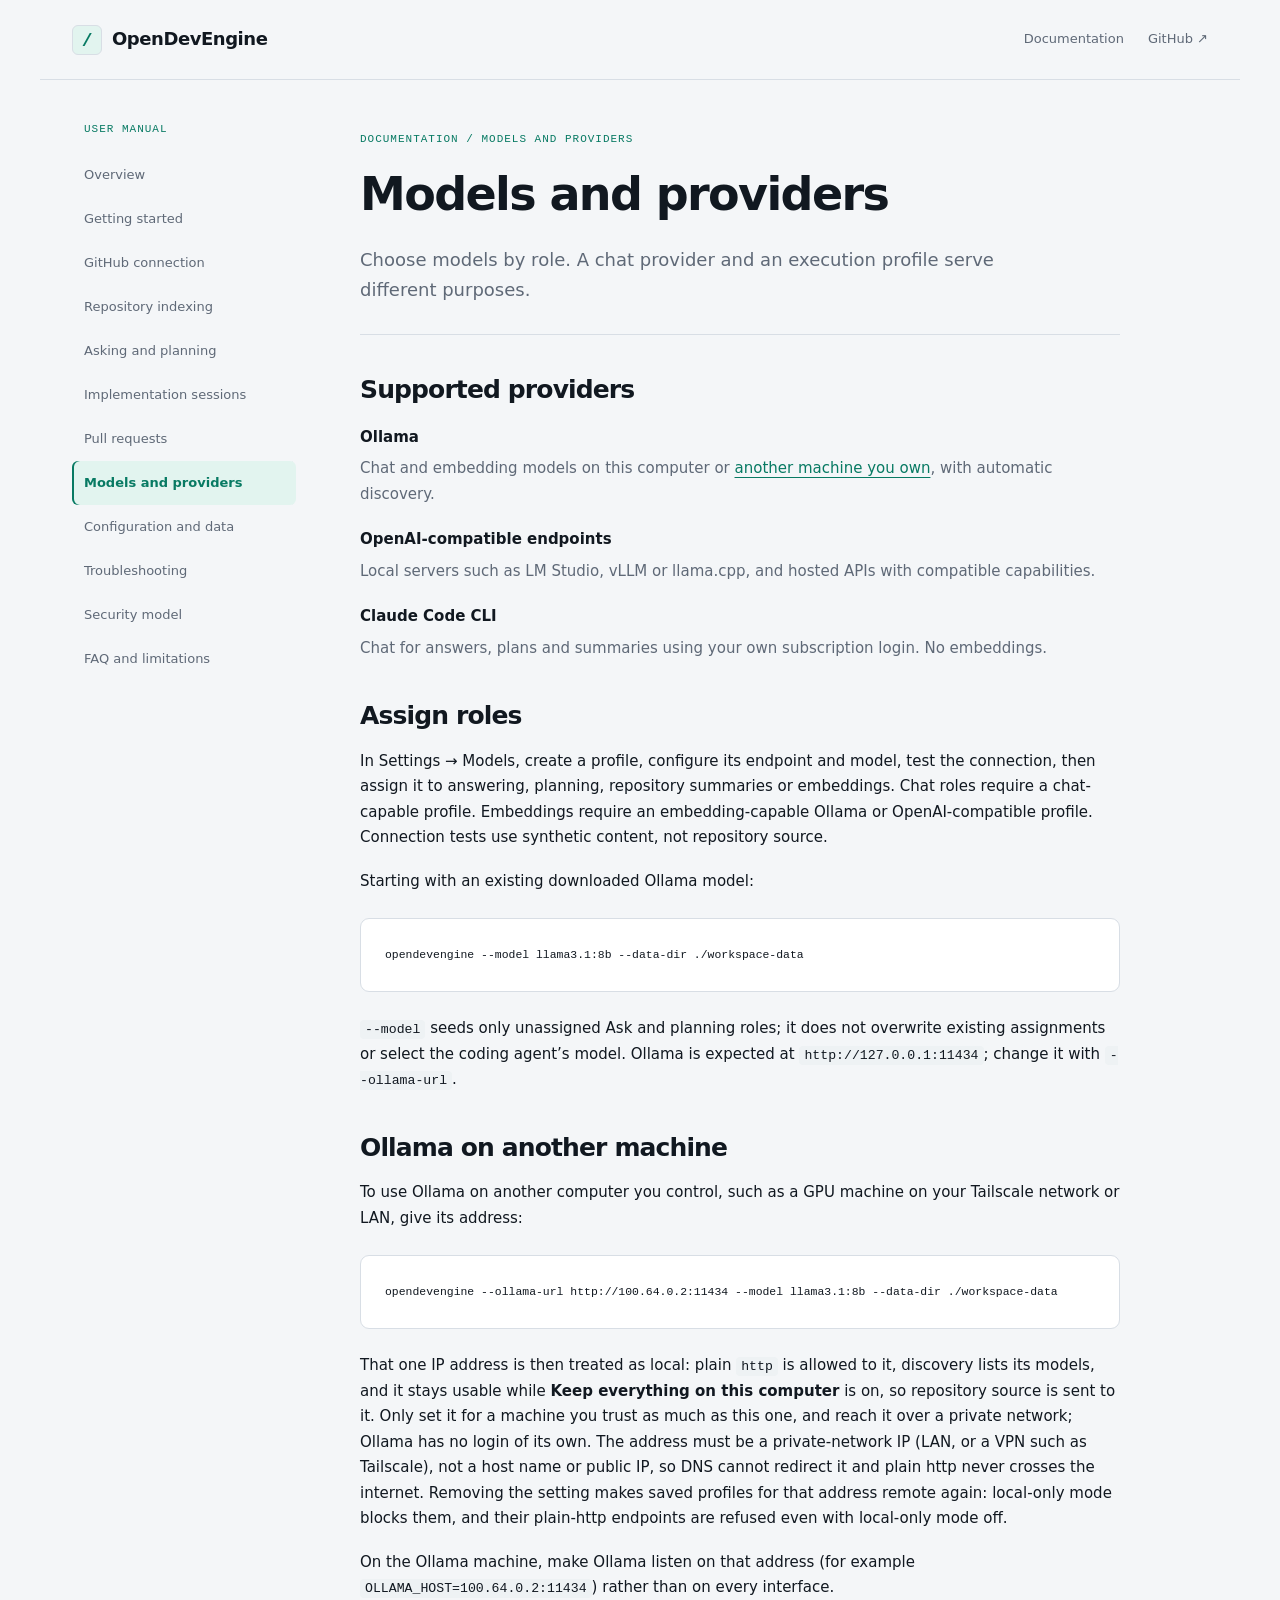
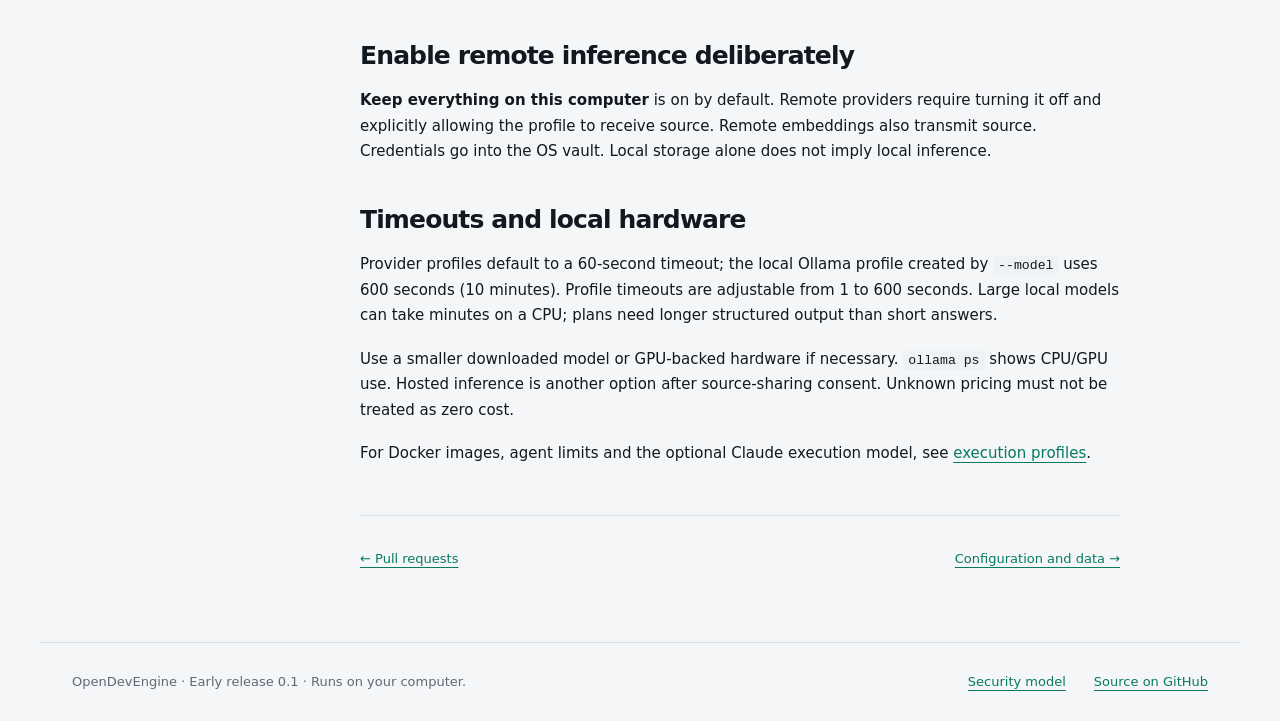
<file: site/docs/models.html>
<!doctype html>
<html lang="en">
<head>
<meta charset="utf-8">
<meta name="viewport" content="width=device-width, initial-scale=1">
<title>Models and providers · OpenDevEngine</title>
<meta name="description" content="Choose models by role. A chat provider and an execution profile serve different purposes.">
<link rel="icon" type="image/svg+xml" href="../assets/favicon.svg">
<link rel="stylesheet" href="../assets/styles.css">
</head>
<body><a class="skip" href="#main">Skip to content</a>
<header class="topbar"><a class="brand" href="../index.html"><span class="mark" aria-hidden="true">/</span>OpenDevEngine</a>
<nav aria-label="Primary"><a href="index.html">Documentation</a><a href="https://github.com/opendevengine/opendevengine">GitHub <span aria-hidden="true">↗</span></a>
</nav>
</header>
<div class="docs-layout">
<aside class="sidebar">
<nav aria-label="Documentation">
<p class="eyebrow">User manual</p><a href="index.html">Overview</a><a href="getting-started.html">Getting started</a><a href="github.html">GitHub connection</a><a href="indexing.html">Repository indexing</a><a href="asking.html">Asking and planning</a><a href="sessions.html">Implementation sessions</a><a href="pull-requests.html">Pull requests</a><a href="models.html" aria-current="page">Models and providers</a><a href="configuration.html">Configuration and data</a><a href="troubleshooting.html">Troubleshooting</a><a href="security.html">Security model</a><a href="faq.html">FAQ and limitations</a>
</nav>
</aside>
<main id="main" tabindex="-1">
<article>
<header class="page-intro">
<p class="eyebrow">Documentation / Models and providers</p>
<h1>Models and providers</h1>
<p class="lead">Choose models by role. A chat provider and an execution profile serve different purposes.</p>
</header>
<h2 id="providers">Supported providers</h2>
<dl>
<dt>Ollama</dt>
<dd>Chat and embedding models on this computer or <a href="#other-machine">another machine you own</a>, with automatic discovery.</dd>
<dt>OpenAI-compatible endpoints</dt>
<dd>Local servers such as LM Studio, vLLM or llama.cpp, and hosted APIs with compatible capabilities.</dd>
<dt>Claude Code CLI</dt>
<dd>Chat for answers, plans and summaries using your own subscription login. No embeddings.</dd>
</dl>
<h2 id="roles">Assign roles</h2>
<p>In Settings → Models, create a profile, configure its endpoint and model, test the connection, then assign it to answering, planning, repository summaries or embeddings. Chat roles require a chat-capable profile. Embeddings require an embedding-capable Ollama or OpenAI-compatible profile. Connection tests use synthetic content, not repository source.</p>
<p>Starting with an existing downloaded Ollama model:</p>
<pre tabindex="0" aria-label="Command example"><code>opendevengine --model llama3.1:8b --data-dir ./workspace-data</code>
</pre>
<p><code>--model</code> seeds only unassigned Ask and planning roles; it does not overwrite existing assignments or select the coding agent’s model. Ollama is expected at <code>http://127.0.0.1:11434</code>; change it with <code>--ollama-url</code>.</p>
<h2 id="other-machine">Ollama on another machine</h2>
<p>To use Ollama on another computer you control, such as a GPU machine on your Tailscale network or LAN, give its address:</p>
<pre tabindex="0" aria-label="Command example"><code>opendevengine --ollama-url http://100.64.0.2:11434 --model llama3.1:8b --data-dir ./workspace-data</code>
</pre>
<p>That one IP address is then treated as local: plain <code>http</code> is allowed to it, discovery lists its models, and it stays usable while <strong>Keep everything on this computer</strong> is on, so repository source is sent to it. Only set it for a machine you trust as much as this one, and reach it over a private network; Ollama has no login of its own. The address must be a private-network IP (LAN, or a VPN such as Tailscale), not a host name or public IP, so DNS cannot redirect it and plain http never crosses the internet. Removing the setting makes saved profiles for that address remote again: local-only mode blocks them, and their plain-http endpoints are refused even with local-only mode off.</p>
<p>On the Ollama machine, make Ollama listen on that address (for example <code>OLLAMA_HOST=100.64.0.2:11434</code>) rather than on every interface.</p>
<h2 id="privacy">Enable remote inference deliberately</h2>
<p><strong>Keep everything on this computer</strong> is on by default. Remote providers require turning it off and explicitly allowing the profile to receive source. Remote embeddings also transmit source. Credentials go into the OS vault. Local storage alone does not imply local inference.</p>
<h2 id="timeouts">Timeouts and local hardware</h2>
<p>Provider profiles default to a 60-second timeout; the local Ollama profile created by <code>--model</code> uses 600 seconds (10 minutes). Profile timeouts are adjustable from 1 to 600 seconds. Large local models can take minutes on a CPU; plans need longer structured output than short answers.</p>
<p>Use a smaller downloaded model or GPU-backed hardware if necessary. <code>ollama ps</code> shows CPU/GPU use. Hosted inference is another option after source-sharing consent. Unknown pricing must not be treated as zero cost.</p>
<p>For Docker images, agent limits and the optional Claude execution model, see <a href="sessions.html#profile">execution profiles</a>.</p>
<nav class="page-next" aria-label="Continue reading"><a href="pull-requests.html">← Pull requests</a><a href="configuration.html">Configuration and data →</a>
</nav>
</article>
</main>
</div>
<footer>
<p>OpenDevEngine · Early release 0.1 · Runs on your computer.</p><a href="../docs/security.html">Security model</a><a href="https://github.com/opendevengine/opendevengine">Source on GitHub</a>
</footer>
</body>
</html>
</file>
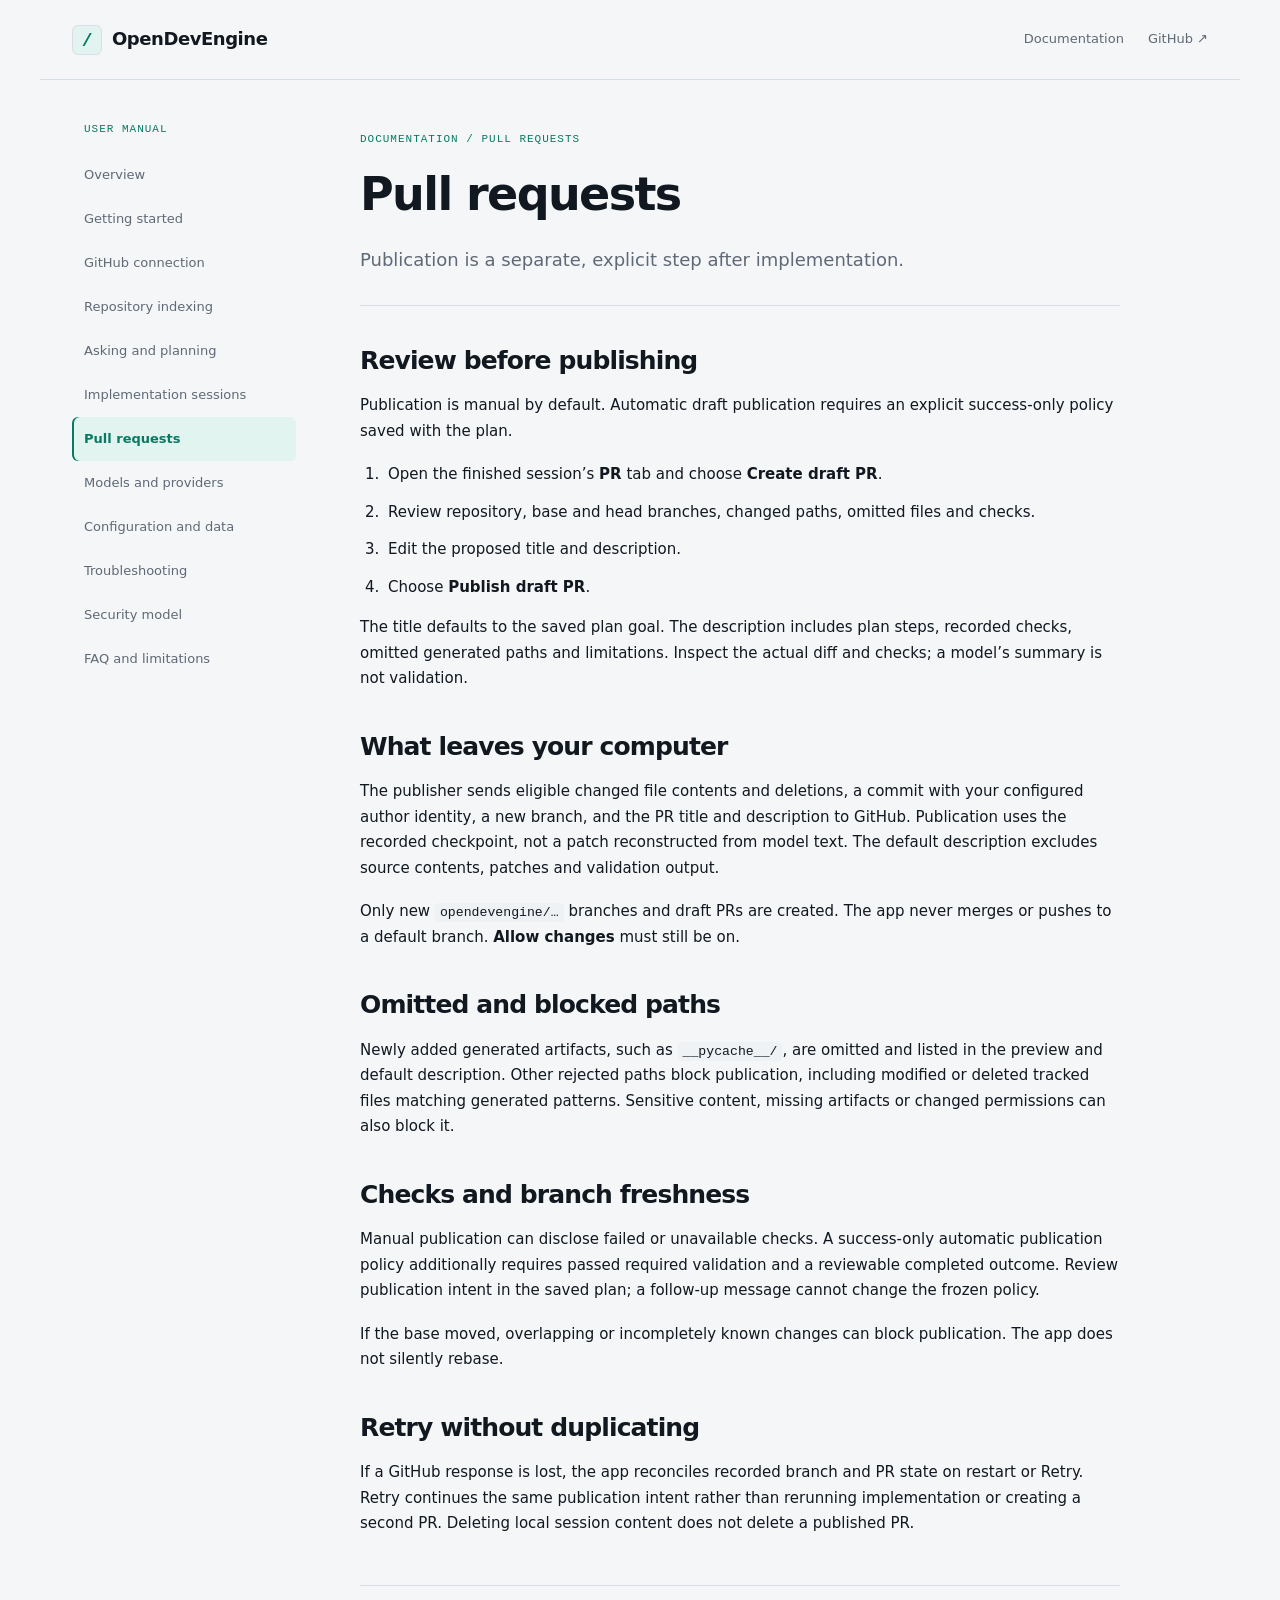
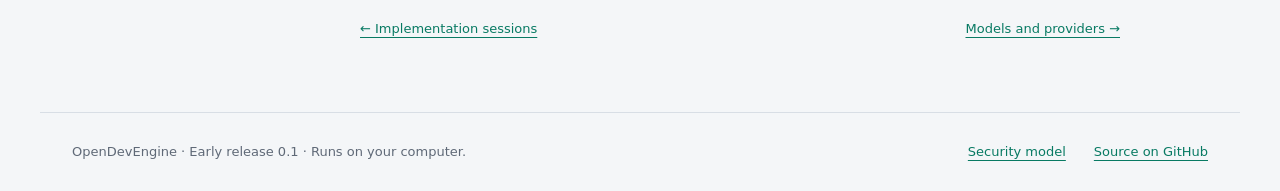
<file: site/docs/pull-requests.html>
<!doctype html>
<html lang="en">
<head>
<meta charset="utf-8">
<meta name="viewport" content="width=device-width, initial-scale=1">
<title>Pull requests · OpenDevEngine</title>
<meta name="description" content="Publication is a separate, explicit step after implementation.">
<link rel="icon" type="image/svg+xml" href="../assets/favicon.svg">
<link rel="stylesheet" href="../assets/styles.css">
</head>
<body><a class="skip" href="#main">Skip to content</a>
<header class="topbar"><a class="brand" href="../index.html"><span class="mark" aria-hidden="true">/</span>OpenDevEngine</a>
<nav aria-label="Primary"><a href="index.html">Documentation</a><a href="https://github.com/opendevengine/opendevengine">GitHub <span aria-hidden="true">↗</span></a>
</nav>
</header>
<div class="docs-layout">
<aside class="sidebar">
<nav aria-label="Documentation">
<p class="eyebrow">User manual</p><a href="index.html">Overview</a><a href="getting-started.html">Getting started</a><a href="github.html">GitHub connection</a><a href="indexing.html">Repository indexing</a><a href="asking.html">Asking and planning</a><a href="sessions.html">Implementation sessions</a><a href="pull-requests.html" aria-current="page">Pull requests</a><a href="models.html">Models and providers</a><a href="configuration.html">Configuration and data</a><a href="troubleshooting.html">Troubleshooting</a><a href="security.html">Security model</a><a href="faq.html">FAQ and limitations</a>
</nav>
</aside>
<main id="main" tabindex="-1">
<article>
<header class="page-intro">
<p class="eyebrow">Documentation / Pull requests</p>
<h1>Pull requests</h1>
<p class="lead">Publication is a separate, explicit step after implementation.</p>
</header>
<h2 id="review">Review before publishing</h2>
<p>Publication is manual by default. Automatic draft publication requires an explicit success-only policy saved with the plan.</p>
<ol>
<li>Open the finished session’s <strong>PR</strong> tab and choose <strong>Create draft PR</strong>.</li>
<li>Review repository, base and head branches, changed paths, omitted files and checks.</li>
<li>Edit the proposed title and description.</li>
<li>Choose <strong>Publish draft PR</strong>.</li>
</ol>
<p>The title defaults to the saved plan goal. The description includes plan steps, recorded checks, omitted generated paths and limitations. Inspect the actual diff and checks; a model’s summary is not validation.</p>
<h2 id="published">What leaves your computer</h2>
<p>The publisher sends eligible changed file contents and deletions, a commit with your configured author identity, a new branch, and the PR title and description to GitHub. Publication uses the recorded checkpoint, not a patch reconstructed from model text. The default description excludes source contents, patches and validation output.</p>
<p>Only new <code>opendevengine/…</code> branches and draft PRs are created. The app never merges or pushes to a default branch. <strong>Allow changes</strong> must still be on.</p>
<h2 id="excluded">Omitted and blocked paths</h2>
<p>Newly added generated artifacts, such as <code>__pycache__/</code>, are omitted and listed in the preview and default description. Other rejected paths block publication, including modified or deleted tracked files matching generated patterns. Sensitive content, missing artifacts or changed permissions can also block it.</p>
<h2 id="checks">Checks and branch freshness</h2>
<p>Manual publication can disclose failed or unavailable checks. A success-only automatic publication policy additionally requires passed required validation and a reviewable completed outcome. Review publication intent in the saved plan; a follow-up message cannot change the frozen policy.</p>
<p>If the base moved, overlapping or incompletely known changes can block publication. The app does not silently rebase.</p>
<h2 id="retry">Retry without duplicating</h2>
<p>If a GitHub response is lost, the app reconciles recorded branch and PR state on restart or Retry. Retry continues the same publication intent rather than rerunning implementation or creating a second PR. Deleting local session content does not delete a published PR.</p>
<nav class="page-next" aria-label="Continue reading"><a href="sessions.html">← Implementation sessions</a><a href="models.html">Models and providers →</a>
</nav>
</article>
</main>
</div>
<footer>
<p>OpenDevEngine · Early release 0.1 · Runs on your computer.</p><a href="../docs/security.html">Security model</a><a href="https://github.com/opendevengine/opendevengine">Source on GitHub</a>
</footer>
</body>
</html>
</file>
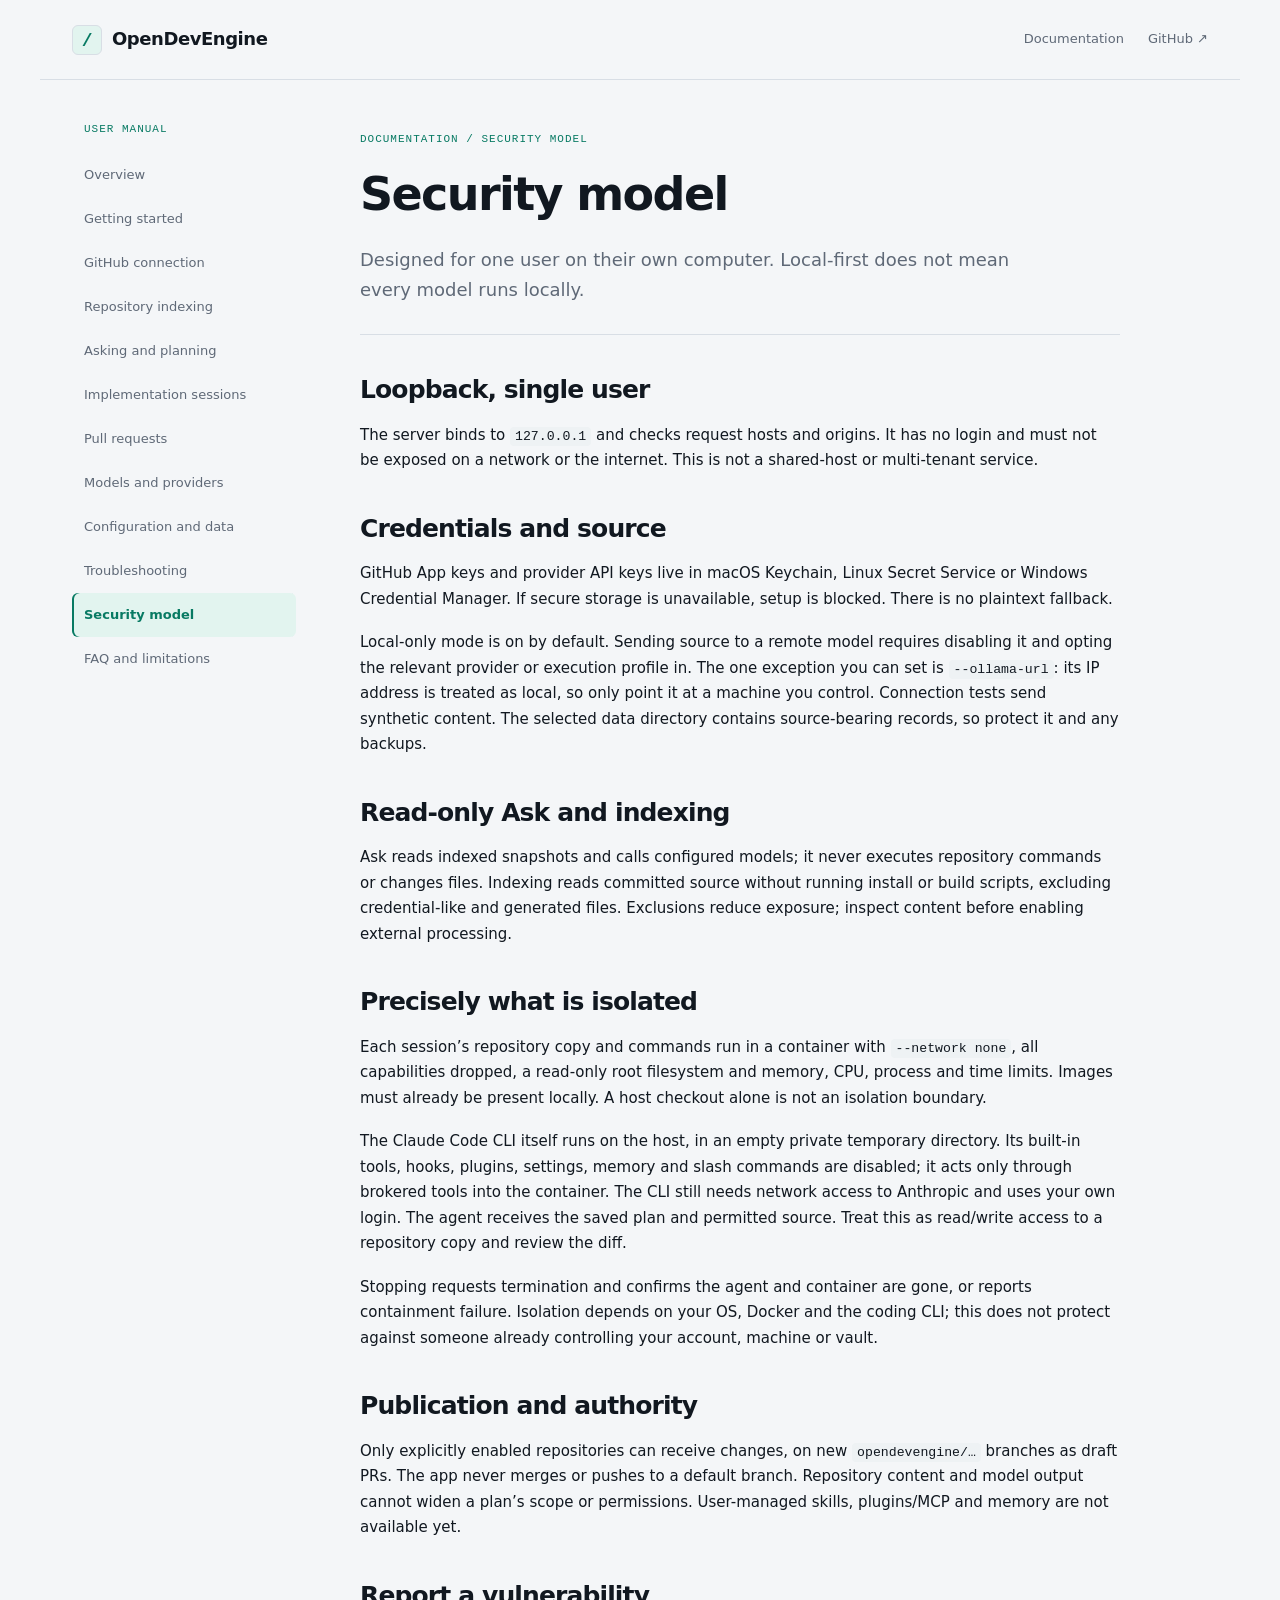
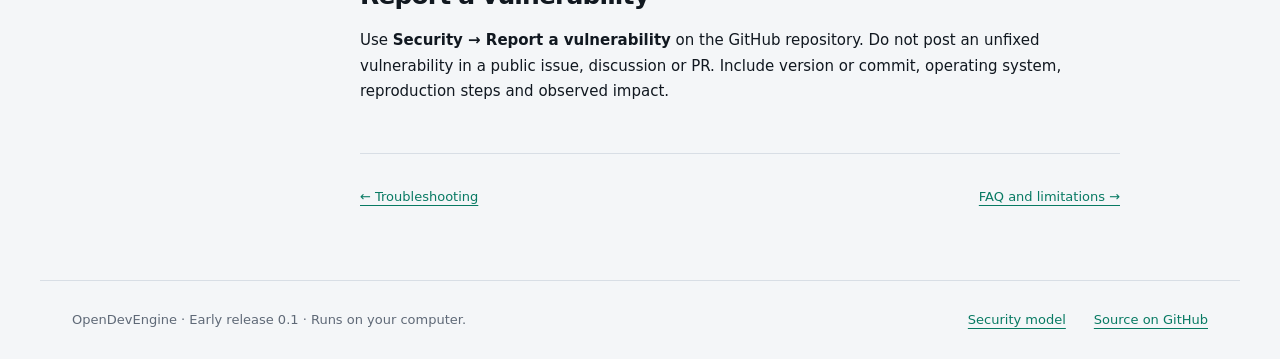
<file: site/docs/security.html>
<!doctype html>
<html lang="en">
<head>
<meta charset="utf-8">
<meta name="viewport" content="width=device-width, initial-scale=1">
<title>Security model · OpenDevEngine</title>
<meta name="description" content="Designed for one user on their own computer. Local-first does not mean every model runs locally.">
<link rel="icon" type="image/svg+xml" href="../assets/favicon.svg">
<link rel="stylesheet" href="../assets/styles.css">
</head>
<body><a class="skip" href="#main">Skip to content</a>
<header class="topbar"><a class="brand" href="../index.html"><span class="mark" aria-hidden="true">/</span>OpenDevEngine</a>
<nav aria-label="Primary"><a href="index.html">Documentation</a><a href="https://github.com/opendevengine/opendevengine">GitHub <span aria-hidden="true">↗</span></a>
</nav>
</header>
<div class="docs-layout">
<aside class="sidebar">
<nav aria-label="Documentation">
<p class="eyebrow">User manual</p><a href="index.html">Overview</a><a href="getting-started.html">Getting started</a><a href="github.html">GitHub connection</a><a href="indexing.html">Repository indexing</a><a href="asking.html">Asking and planning</a><a href="sessions.html">Implementation sessions</a><a href="pull-requests.html">Pull requests</a><a href="models.html">Models and providers</a><a href="configuration.html">Configuration and data</a><a href="troubleshooting.html">Troubleshooting</a><a href="security.html" aria-current="page">Security model</a><a href="faq.html">FAQ and limitations</a>
</nav>
</aside>
<main id="main" tabindex="-1">
<article>
<header class="page-intro">
<p class="eyebrow">Documentation / Security model</p>
<h1>Security model</h1>
<p class="lead">Designed for one user on their own computer. Local-first does not mean every model runs locally.</p>
</header>
<h2 id="network">Loopback, single user</h2>
<p>The server binds to <code>127.0.0.1</code> and checks request hosts and origins. It has no login and must not be exposed on a network or the internet. This is not a shared-host or multi-tenant service.</p>
<h2 id="credentials">Credentials and source</h2>
<p>GitHub App keys and provider API keys live in macOS Keychain, Linux Secret Service or Windows Credential Manager. If secure storage is unavailable, setup is blocked. There is no plaintext fallback.</p>
<p>Local-only mode is on by default. Sending source to a remote model requires disabling it and opting the relevant provider or execution profile in. The one exception you can set is <code>--ollama-url</code>: its IP address is treated as local, so only point it at a machine you control. Connection tests send synthetic content. The selected data directory contains source-bearing records, so protect it and any backups.</p>
<h2 id="read">Read-only Ask and indexing</h2>
<p>Ask reads indexed snapshots and calls configured models; it never executes repository commands or changes files. Indexing reads committed source without running install or build scripts, excluding credential-like and generated files. Exclusions reduce exposure; inspect content before enabling external processing.</p>
<h2 id="execution">Precisely what is isolated</h2>
<p>Each session’s repository copy and commands run in a container with <code>--network none</code>, all capabilities dropped, a read-only root filesystem and memory, CPU, process and time limits. Images must already be present locally. A host checkout alone is not an isolation boundary.</p>
<p>The Claude Code CLI itself runs on the host, in an empty private temporary directory. Its built-in tools, hooks, plugins, settings, memory and slash commands are disabled; it acts only through brokered tools into the container. The CLI still needs network access to Anthropic and uses your own login. The agent receives the saved plan and permitted source. Treat this as read/write access to a repository copy and review the diff.</p>
<p>Stopping requests termination and confirms the agent and container are gone, or reports containment failure. Isolation depends on your OS, Docker and the coding CLI; this does not protect against someone already controlling your account, machine or vault.</p>
<h2 id="writes">Publication and authority</h2>
<p>Only explicitly enabled repositories can receive changes, on new <code>opendevengine/…</code> branches as draft PRs. The app never merges or pushes to a default branch. Repository content and model output cannot widen a plan’s scope or permissions. User-managed skills, plugins/MCP and memory are not available yet.</p>
<h2 id="report">Report a vulnerability</h2>
<p>Use <strong>Security → Report a vulnerability</strong> on the GitHub repository. Do not post an unfixed vulnerability in a public issue, discussion or PR. Include version or commit, operating system, reproduction steps and observed impact.</p>
<nav class="page-next" aria-label="Continue reading"><a href="troubleshooting.html">← Troubleshooting</a><a href="faq.html">FAQ and limitations →</a>
</nav>
</article>
</main>
</div>
<footer>
<p>OpenDevEngine · Early release 0.1 · Runs on your computer.</p><a href="../docs/security.html">Security model</a><a href="https://github.com/opendevengine/opendevengine">Source on GitHub</a>
</footer>
</body>
</html>
</file>
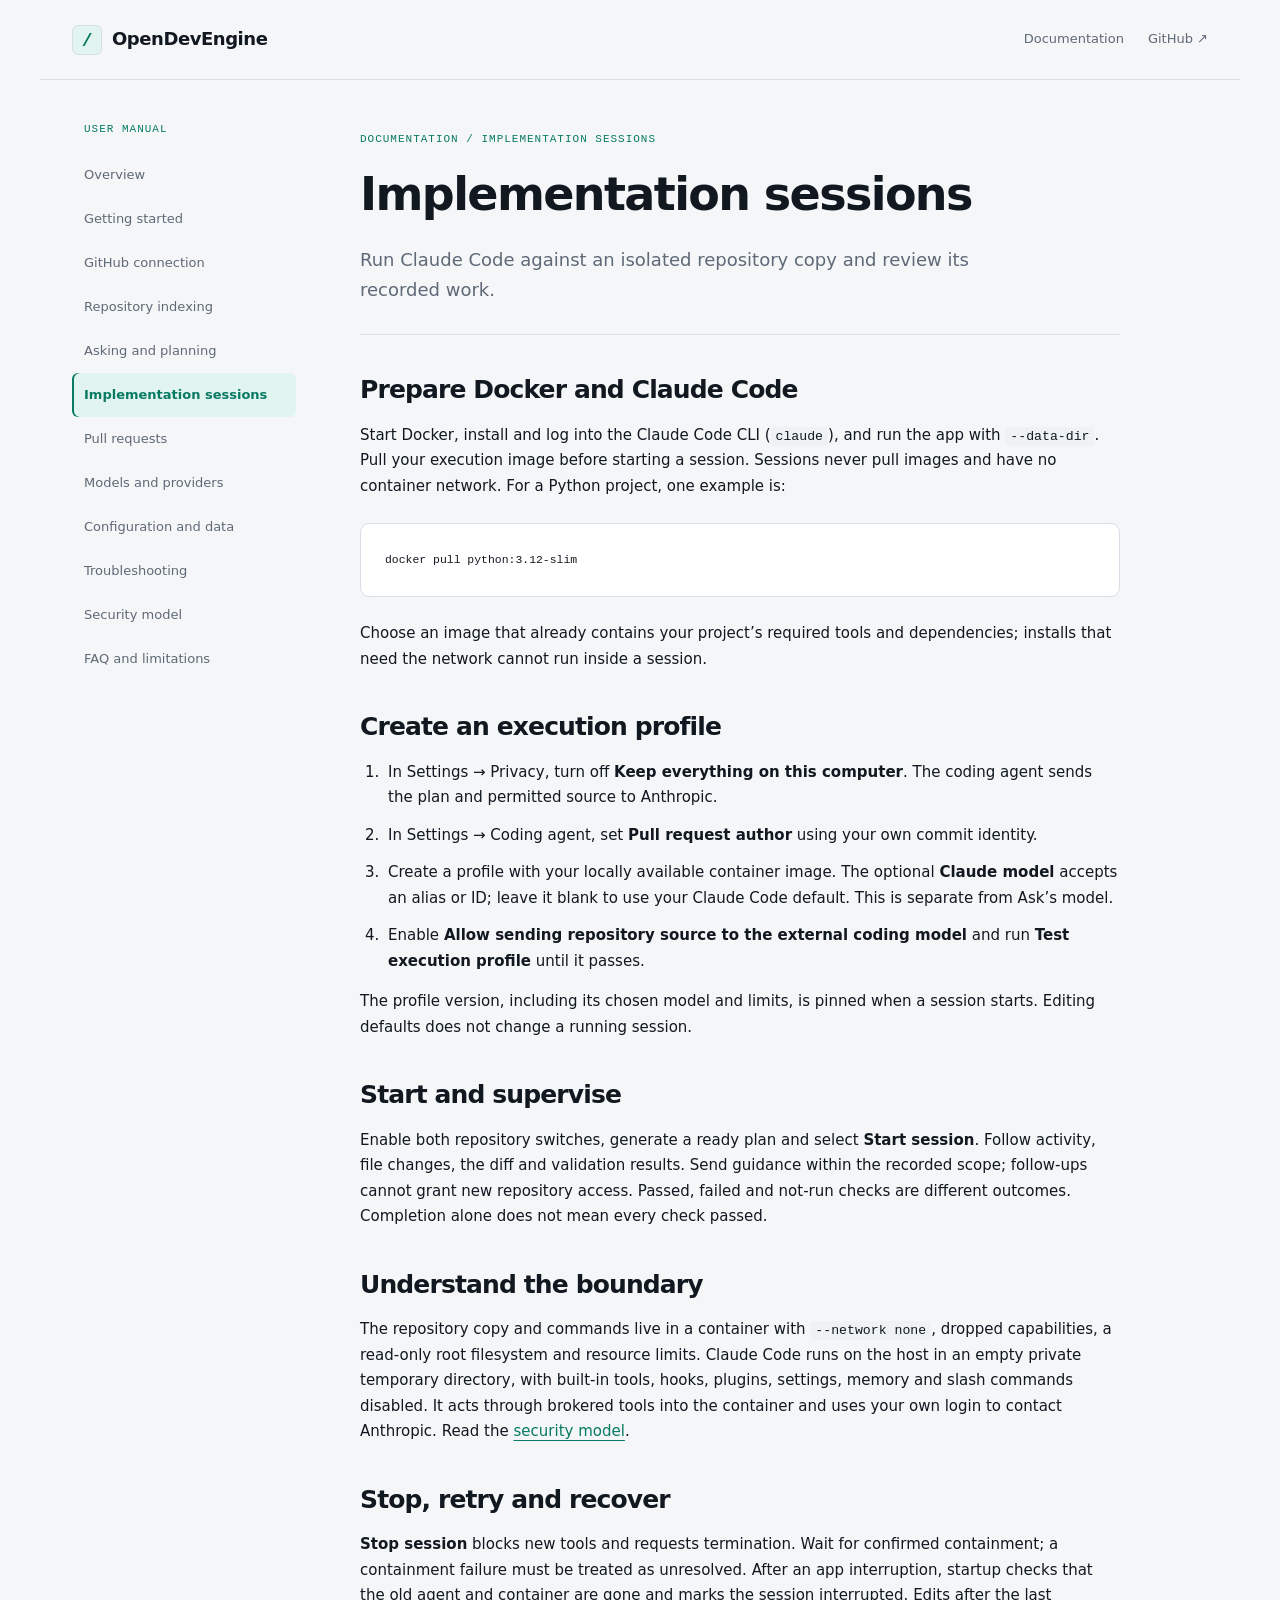
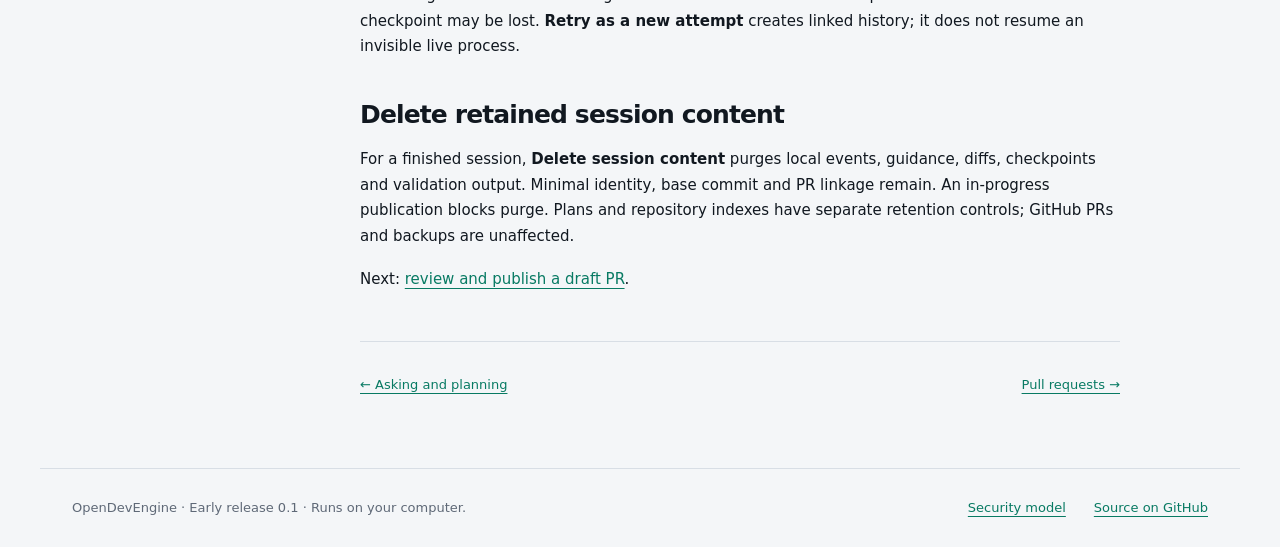
<file: site/docs/sessions.html>
<!doctype html>
<html lang="en">
<head>
<meta charset="utf-8">
<meta name="viewport" content="width=device-width, initial-scale=1">
<title>Implementation sessions · OpenDevEngine</title>
<meta name="description" content="Run Claude Code against an isolated repository copy and review its recorded work.">
<link rel="icon" type="image/svg+xml" href="../assets/favicon.svg">
<link rel="stylesheet" href="../assets/styles.css">
</head>
<body><a class="skip" href="#main">Skip to content</a>
<header class="topbar"><a class="brand" href="../index.html"><span class="mark" aria-hidden="true">/</span>OpenDevEngine</a>
<nav aria-label="Primary"><a href="index.html">Documentation</a><a href="https://github.com/opendevengine/opendevengine">GitHub <span aria-hidden="true">↗</span></a>
</nav>
</header>
<div class="docs-layout">
<aside class="sidebar">
<nav aria-label="Documentation">
<p class="eyebrow">User manual</p><a href="index.html">Overview</a><a href="getting-started.html">Getting started</a><a href="github.html">GitHub connection</a><a href="indexing.html">Repository indexing</a><a href="asking.html">Asking and planning</a><a href="sessions.html" aria-current="page">Implementation sessions</a><a href="pull-requests.html">Pull requests</a><a href="models.html">Models and providers</a><a href="configuration.html">Configuration and data</a><a href="troubleshooting.html">Troubleshooting</a><a href="security.html">Security model</a><a href="faq.html">FAQ and limitations</a>
</nav>
</aside>
<main id="main" tabindex="-1">
<article>
<header class="page-intro">
<p class="eyebrow">Documentation / Implementation sessions</p>
<h1>Implementation sessions</h1>
<p class="lead">Run Claude Code against an isolated repository copy and review its recorded work.</p>
</header>
<h2 id="prepare">Prepare Docker and Claude Code</h2>
<p>Start Docker, install and log into the Claude Code CLI (<code>claude</code>), and run the app with <code>--data-dir</code>. Pull your execution image before starting a session. Sessions never pull images and have no container network. For a Python project, one example is:</p>
<pre tabindex="0" aria-label="Command example"><code>docker pull python:3.12-slim</code>
</pre>
<p>Choose an image that already contains your project’s required tools and dependencies; installs that need the network cannot run inside a session.</p>
<h2 id="profile">Create an execution profile</h2>
<ol>
<li>In Settings → Privacy, turn off <strong>Keep everything on this computer</strong>. The coding agent sends the plan and permitted source to Anthropic.</li>
<li>In Settings → Coding agent, set <strong>Pull request author</strong> using your own commit identity.</li>
<li>Create a profile with your locally available container image. The optional <strong>Claude model</strong> accepts an alias or ID; leave it blank to use your Claude Code default. This is separate from Ask’s model.</li>
<li>Enable <strong>Allow sending repository source to the external coding model</strong> and run <strong>Test execution profile</strong> until it passes.</li>
</ol>
<p>The profile version, including its chosen model and limits, is pinned when a session starts. Editing defaults does not change a running session.</p>
<h2 id="run">Start and supervise</h2>
<p>Enable both repository switches, generate a ready plan and select <strong>Start session</strong>. Follow activity, file changes, the diff and validation results. Send guidance within the recorded scope; follow-ups cannot grant new repository access. Passed, failed and not-run checks are different outcomes. Completion alone does not mean every check passed.</p>
<h2 id="boundary">Understand the boundary</h2>
<p>The repository copy and commands live in a container with <code>--network none</code>, dropped capabilities, a read-only root filesystem and resource limits. Claude Code runs on the host in an empty private temporary directory, with built-in tools, hooks, plugins, settings, memory and slash commands disabled. It acts through brokered tools into the container and uses your own login to contact Anthropic. Read the <a href="security.html">security model</a>.</p>
<h2 id="recovery">Stop, retry and recover</h2>
<p><strong>Stop session</strong> blocks new tools and requests termination. Wait for confirmed containment; a containment failure must be treated as unresolved. After an app interruption, startup checks that the old agent and container are gone and marks the session interrupted. Edits after the last checkpoint may be lost. <strong>Retry as a new attempt</strong> creates linked history; it does not resume an invisible live process.</p>
<h2 id="purge">Delete retained session content</h2>
<p>For a finished session, <strong>Delete session content</strong> purges local events, guidance, diffs, checkpoints and validation output. Minimal identity, base commit and PR linkage remain. An in-progress publication blocks purge. Plans and repository indexes have separate retention controls; GitHub PRs and backups are unaffected.</p>
<p>Next: <a href="pull-requests.html">review and publish a draft PR</a>.</p>
<nav class="page-next" aria-label="Continue reading"><a href="asking.html">← Asking and planning</a><a href="pull-requests.html">Pull requests →</a>
</nav>
</article>
</main>
</div>
<footer>
<p>OpenDevEngine · Early release 0.1 · Runs on your computer.</p><a href="../docs/security.html">Security model</a><a href="https://github.com/opendevengine/opendevengine">Source on GitHub</a>
</footer>
</body>
</html>
</file>
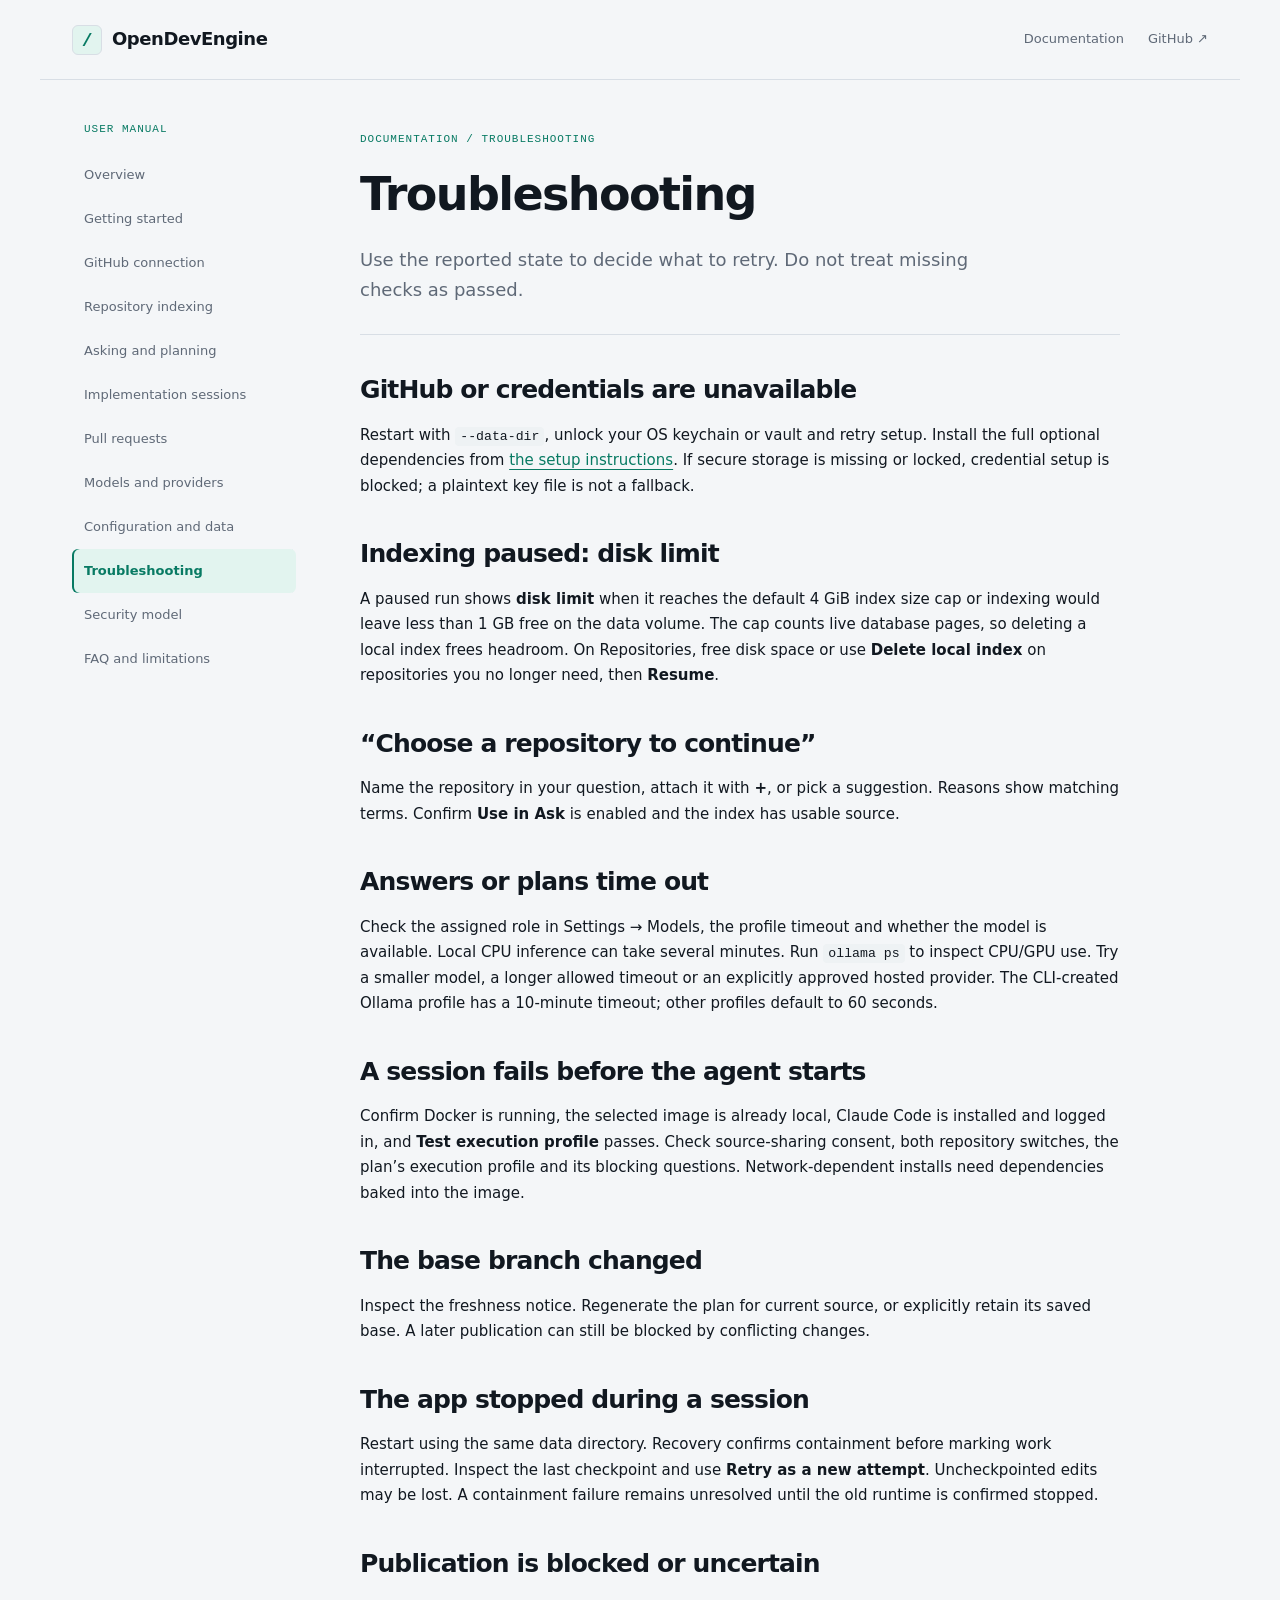
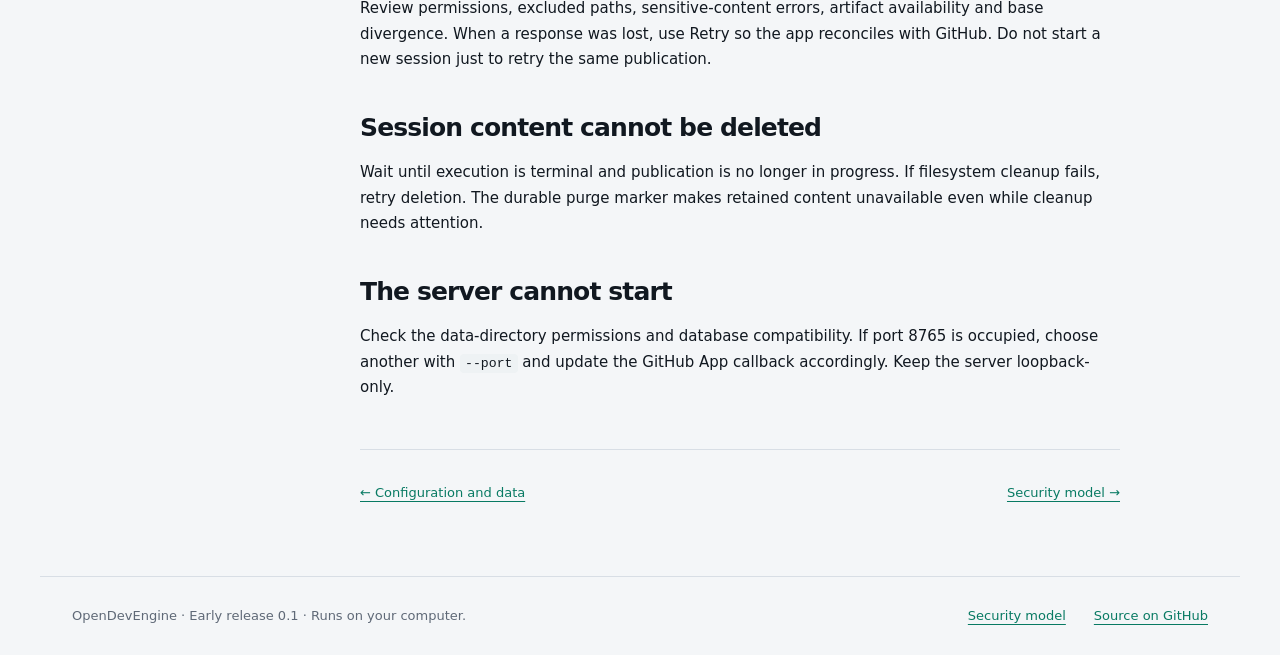
<file: site/docs/troubleshooting.html>
<!doctype html>
<html lang="en">
<head>
<meta charset="utf-8">
<meta name="viewport" content="width=device-width, initial-scale=1">
<title>Troubleshooting · OpenDevEngine</title>
<meta name="description" content="Use the reported state to decide what to retry. Do not treat missing checks as passed.">
<link rel="icon" type="image/svg+xml" href="../assets/favicon.svg">
<link rel="stylesheet" href="../assets/styles.css">
</head>
<body><a class="skip" href="#main">Skip to content</a>
<header class="topbar"><a class="brand" href="../index.html"><span class="mark" aria-hidden="true">/</span>OpenDevEngine</a>
<nav aria-label="Primary"><a href="index.html">Documentation</a><a href="https://github.com/opendevengine/opendevengine">GitHub <span aria-hidden="true">↗</span></a>
</nav>
</header>
<div class="docs-layout">
<aside class="sidebar">
<nav aria-label="Documentation">
<p class="eyebrow">User manual</p><a href="index.html">Overview</a><a href="getting-started.html">Getting started</a><a href="github.html">GitHub connection</a><a href="indexing.html">Repository indexing</a><a href="asking.html">Asking and planning</a><a href="sessions.html">Implementation sessions</a><a href="pull-requests.html">Pull requests</a><a href="models.html">Models and providers</a><a href="configuration.html">Configuration and data</a><a href="troubleshooting.html" aria-current="page">Troubleshooting</a><a href="security.html">Security model</a><a href="faq.html">FAQ and limitations</a>
</nav>
</aside>
<main id="main" tabindex="-1">
<article>
<header class="page-intro">
<p class="eyebrow">Documentation / Troubleshooting</p>
<h1>Troubleshooting</h1>
<p class="lead">Use the reported state to decide what to retry. Do not treat missing checks as passed.</p>
</header>
<h2 id="storage">GitHub or credentials are unavailable</h2>
<p>Restart with <code>--data-dir</code>, unlock your OS keychain or vault and retry setup. Install the full optional dependencies from <a href="getting-started.html#install">the setup instructions</a>. If secure storage is missing or locked, credential setup is blocked; a plaintext key file is not a fallback.</p>
<h2 id="disk-limit">Indexing paused: disk limit</h2>
<p>A paused run shows <strong>disk limit</strong> when it reaches the default 4 GiB index size cap or indexing would leave less than 1 GB free on the data volume. The cap counts live database pages, so deleting a local index frees headroom. On Repositories, free disk space or use <strong>Delete local index</strong> on repositories you no longer need, then <strong>Resume</strong>.</p>
<h2 id="routing">“Choose a repository to continue”</h2>
<p>Name the repository in your question, attach it with <strong>+</strong>, or pick a suggestion. Reasons show matching terms. Confirm <strong>Use in Ask</strong> is enabled and the index has usable source.</p>
<h2 id="timeout">Answers or plans time out</h2>
<p>Check the assigned role in Settings → Models, the profile timeout and whether the model is available. Local CPU inference can take several minutes. Run <code>ollama ps</code> to inspect CPU/GPU use. Try a smaller model, a longer allowed timeout or an explicitly approved hosted provider. The CLI-created Ollama profile has a 10-minute timeout; other profiles default to 60 seconds.</p>
<h2 id="launch">A session fails before the agent starts</h2>
<p>Confirm Docker is running, the selected image is already local, Claude Code is installed and logged in, and <strong>Test execution profile</strong> passes. Check source-sharing consent, both repository switches, the plan’s execution profile and its blocking questions. Network-dependent installs need dependencies baked into the image.</p>
<h2 id="base">The base branch changed</h2>
<p>Inspect the freshness notice. Regenerate the plan for current source, or explicitly retain its saved base. A later publication can still be blocked by conflicting changes.</p>
<h2 id="interrupted">The app stopped during a session</h2>
<p>Restart using the same data directory. Recovery confirms containment before marking work interrupted. Inspect the last checkpoint and use <strong>Retry as a new attempt</strong>. Uncheckpointed edits may be lost. A containment failure remains unresolved until the old runtime is confirmed stopped.</p>
<h2 id="publication">Publication is blocked or uncertain</h2>
<p>Review permissions, excluded paths, sensitive-content errors, artifact availability and base divergence. When a response was lost, use Retry so the app reconciles with GitHub. Do not start a new session just to retry the same publication.</p>
<h2 id="purge">Session content cannot be deleted</h2>
<p>Wait until execution is terminal and publication is no longer in progress. If filesystem cleanup fails, retry deletion. The durable purge marker makes retained content unavailable even while cleanup needs attention.</p>
<h2 id="port">The server cannot start</h2>
<p>Check the data-directory permissions and database compatibility. If port 8765 is occupied, choose another with <code>--port</code> and update the GitHub App callback accordingly. Keep the server loopback-only.</p>
<nav class="page-next" aria-label="Continue reading"><a href="configuration.html">← Configuration and data</a><a href="security.html">Security model →</a>
</nav>
</article>
</main>
</div>
<footer>
<p>OpenDevEngine · Early release 0.1 · Runs on your computer.</p><a href="../docs/security.html">Security model</a><a href="https://github.com/opendevengine/opendevengine">Source on GitHub</a>
</footer>
</body>
</html>
</file>
<file: site/assets/styles.css>
:root {
  color-scheme: dark;
  font-family: "Segoe UI", system-ui, sans-serif;
  --mono: ui-monospace, SFMono-Regular, Consolas, monospace;
  --page: #0b0d12;
  --surface: #11141b;
  --raised: #181d27;
  --line: #272e3a;
  --text: #f0f3f7;
  --muted: #98a2b3;
  --accent: #70e1c0;
  --accent-ink: #071a15;
  --accent-tint: #132821;
  --hover: #1e2531;
  --radius: 9px;
  --radius-sm: 6px;
  --radius-lg: 14px;
  --text-xs: 11px;
  --text-sm: 13px;
  --text-md: 15px;
}
@media (prefers-color-scheme: light) {
  :root {
    color-scheme: light;
    --page: #f4f6f8;
    --surface: #ffffff;
    --raised: #eef2f4;
    --line: #d8dee5;
    --text: #111820;
    --muted: #5f6977;
    /* Slightly darker than the app accent for text on the tinted active nav. */
    --accent: #087a63;
    --accent-ink: #ffffff;
    --accent-tint: #e2f4ef;
    --hover: #e7ecef;
  }
}
*, *::before, *::after { box-sizing: border-box; }
body { margin: 0; background: var(--page); color: var(--text); font-size: var(--text-md); line-height: 1.7; }
a { color: var(--accent); text-underline-offset: 4px; }
a:hover { text-decoration-thickness: 2px; }
a:focus-visible, [tabindex]:focus-visible { outline: 2px solid var(--accent); outline-offset: 4px; }
h1, h2, h3 { line-height: 1.18; text-wrap: balance; letter-spacing: -.035em; }
h1 { margin: 0 0 24px; font-size: clamp(36px, 4.8vw, 66px); font-weight: 650; }
h2 { font-size: clamp(27px, 3vw, 36px); font-weight: 600; }
h3 { font-size: 19px; font-weight: 600; }
p { margin: 0 0 18px; }
code, pre { font-family: var(--mono); }
code { font-size: .88em; overflow-wrap: anywhere; }
p code, li code, td code { background: var(--raised); padding: 2px 5px; border-radius: 4px; }
pre { max-width: 100%; overflow: auto; padding: 24px; margin: 24px 0; background: var(--surface); border: 1px solid var(--line); border-radius: var(--radius); line-height: 1.85; font-size: var(--text-sm); }
pre code { overflow-wrap: normal; }
img { display: block; max-width: 100%; height: auto; }
.skip { position: fixed; top: -100px; left: 16px; z-index: 10; padding: 12px 20px; color: var(--accent-ink); background: var(--accent); border-radius: var(--radius); }
.skip:focus { top: 12px; }
.topbar { max-width: 1200px; margin: auto; min-height: 80px; padding: 16px 32px; display: flex; justify-content: space-between; align-items: center; gap: 20px; border-bottom: 1px solid var(--line); }
.brand { display: inline-flex; align-items: center; gap: 10px; color: var(--text); font-weight: 650; font-size: 18px; letter-spacing: -.025em; text-decoration: none; }
.mark { display: grid; place-items: center; width: 30px; height: 30px; background: var(--accent-tint); color: var(--accent); border: 1px solid var(--line); border-radius: var(--radius-sm); font-family: var(--mono); }
.topbar nav { display: flex; align-items: center; gap: 24px; font-size: var(--text-sm); }
.topbar nav a { padding: 10px 0; text-decoration: none; color: var(--muted); }
.topbar nav a:hover, .topbar nav a[aria-current] { color: var(--accent); }
.landing { max-width: 1200px; margin: auto; padding: 0 32px; }
.hero { display: grid; grid-template-columns: 1.35fr 1fr; gap: 72px; align-items: center; padding: 88px 0 72px; }
.eyebrow { display: flex; align-items: center; gap: 8px; color: var(--accent); font-family: var(--mono); font-size: var(--text-xs); letter-spacing: .09em; text-transform: uppercase; margin-bottom: 24px; }
.status-dot { width: 6px; height: 6px; background: var(--accent); border-radius: 50%; }
.lead { font-size: 19px; line-height: 1.65; color: var(--muted); max-width: 650px; }
.actions { display: flex; flex-wrap: wrap; gap: 12px; margin: 30px 0 24px; }
.button { display: inline-flex; align-items: center; justify-content: center; gap: 22px; padding: 11px 18px; min-height: 46px; border: 1px solid var(--line); border-radius: var(--radius); color: var(--text); background: var(--surface); text-decoration: none; font-size: var(--text-sm); font-weight: 600; }
.button:hover { background: var(--hover); }
.button.primary { background: var(--accent); color: var(--accent-ink); border-color: var(--accent); }
.button.primary:hover { text-decoration: underline; }
.hero-note, .small { font-size: var(--text-sm); color: var(--muted); }
.workflow-card { border: 1px solid var(--line); border-radius: var(--radius-lg); background: var(--surface); padding: 28px; }
.workflow-card ol { list-style: none; padding: 0; margin: 0; }
.workflow-card li { display: flex; gap: 20px; padding: 20px 0; border-top: 1px solid var(--line); }
.workflow-card li:last-child { padding-bottom: 0; }
.workflow-card strong { font-size: 17px; font-weight: 600; }
.workflow-card p:not(.eyebrow) { font-size: var(--text-sm); color: var(--muted); margin: 3px 0 0; }
.step { font: var(--text-xs) var(--mono); color: var(--accent); padding-top: 8px; }
.section-heading { display: flex; justify-content: space-between; align-items: flex-end; gap: 24px; margin-bottom: 28px; }
.section-heading h2 { margin: 0; }
.section-heading .eyebrow { margin-bottom: 12px; }
.section-heading > a { font-size: var(--text-sm); }
figure { margin: 0; }
figure img { border: 1px solid var(--line); border-radius: var(--radius-lg); background: var(--surface); }
figcaption { margin: 16px 0 0; color: var(--muted); font-size: var(--text-sm); }
.section { padding: 64px 0; border-bottom: 1px solid var(--line); }
.section .eyebrow { margin-bottom: 14px; }
.section h2 { margin: 0 0 32px; }
.cards, .scope-grid { display: grid; grid-template-columns: repeat(3, minmax(0, 1fr)); gap: 32px; }
.cards h3, .scope-grid h3 { margin: 0 0 14px; }
.cards p, .scope-grid p, .scope-grid ul { color: var(--muted); }
.scope-grid ul { padding-left: 20px; }
.scope-grid li { margin-bottom: 8px; }
.notice { margin-top: 28px; padding: 24px; border: 1px solid var(--line); border-left: 3px solid var(--accent); border-radius: var(--radius-sm); background: var(--surface); font-size: var(--text-sm); }
.notice p:last-child { margin-bottom: 0; }
.quick-start { display: grid; grid-template-columns: 1fr 1.1fr; gap: 56px; align-items: start; }
.quick-start > div { min-width: 0; }
.quick-start pre { margin-top: 0; }
.closing { padding: 64px 0; max-width: 720px; }
.closing h2 { margin-top: 0; }
.closing p { color: var(--muted); }
footer { display: flex; flex-wrap: wrap; gap: 12px 28px; max-width: 1200px; margin: auto; padding: 28px 32px; border-top: 1px solid var(--line); font-size: var(--text-sm); color: var(--muted); }
footer p { margin: 0 auto 0 0; }
.docs-layout { max-width: 1200px; margin: auto; padding: 40px 32px 64px; display: grid; grid-template-columns: 224px minmax(0, 1fr); gap: 64px; align-items: start; }
.sidebar { position: sticky; top: 24px; }
.sidebar .eyebrow { margin: 0 0 14px 12px; }
.sidebar a { display: flex; align-items: center; min-height: 44px; padding: 8px 12px; border-radius: var(--radius-sm); color: var(--muted); text-decoration: none; font-size: var(--text-sm); line-height: 1.5; }
.sidebar a:hover { color: var(--text); background: var(--hover); }
.sidebar a[aria-current] { color: var(--accent); background: var(--accent-tint); box-shadow: inset 2px 0 var(--accent); font-weight: 600; }
.docs-layout main { min-width: 0; }
article { max-width: 760px; overflow-wrap: anywhere; }
.page-intro { padding: 10px 0 30px; border-bottom: 1px solid var(--line); margin-bottom: 36px; }
.page-intro h1 { font-size: clamp(34px, 4vw, 46px); }
.page-intro .eyebrow { margin-bottom: 18px; }
.page-intro .lead { margin-bottom: 0; font-size: 18px; }
article h2 { font-size: 25px; margin: 40px 0 18px; scroll-margin-top: 24px; }
article h3 { margin-top: 28px; }
article li { margin-bottom: 12px; padding-left: 4px; }
article ol, article ul { padding-left: 24px; }
dt { font-weight: 650; margin-top: 20px; }
dd { margin: 6px 0 20px; color: var(--muted); }
.table-scroll { max-width: 100%; overflow: auto; border: 1px solid var(--line); border-radius: var(--radius); }
table { width: 100%; border-collapse: collapse; text-align: left; font-size: var(--text-sm); }
th, td { padding: 14px; border-bottom: 1px solid var(--line); vertical-align: top; }
th { background: var(--raised); font-weight: 600; }
tr:last-child td { border-bottom: 0; }
.page-next { display: flex; flex-wrap: wrap; gap: 16px 28px; justify-content: space-between; margin-top: 48px; padding-top: 24px; border-top: 1px solid var(--line); font-size: var(--text-sm); }
.page-next a { padding: 8px 0; }
@media (max-width: 900px) {
  .hero { gap: 32px; padding-top: 60px; }
  .docs-layout { grid-template-columns: 190px minmax(0, 1fr); gap: 32px; }
  .quick-start { gap: 24px; }
  .cards, .scope-grid { gap: 24px; }
}
@media (max-width: 680px) {
  .topbar { padding: 12px 20px; min-height: 72px; gap: 12px; flex-wrap: wrap; }
  .topbar nav { gap: 16px; }
  .brand { font-size: 16px; }
  .mark { width: 25px; height: 25px; }
  .landing { padding: 0 20px; }
  .hero { grid-template-columns: 1fr; gap: 32px; padding: 44px 0; }
  h1 { font-size: 42px; }
  .lead { font-size: 18px; }
  .workflow-card { padding: 24px; }
  .section-heading { align-items: start; flex-direction: column; gap: 16px; }
  .section { padding: 44px 0; }
  .cards, .scope-grid, .quick-start { grid-template-columns: 1fr; }
  .quick-start { gap: 20px; }
  .cards, .scope-grid { gap: 24px; }
  .notice { padding: 20px; }
  .closing { padding: 44px 0; }
  pre { padding: 18px; font-size: 12px; }
  footer { padding: 24px 20px; }
  footer p { flex-basis: 100%; }
  .docs-layout { display: block; padding: 24px 20px 44px; }
  .sidebar { position: static; margin-bottom: 32px; border-bottom: 1px solid var(--line); padding-bottom: 20px; }
  .sidebar nav { display: grid; grid-template-columns: repeat(2, minmax(0, 1fr)); gap: 2px 8px; }
  .sidebar .eyebrow { grid-column: 1 / -1; margin-left: 10px; }
  .sidebar a { padding: 8px 10px; font-size: 12px; }
  .page-intro { padding-top: 0; }
}
@media (prefers-reduced-motion: reduce) {
  *, *::before, *::after { scroll-behavior: auto !important; animation: none !important; transition: none !important; }
}
</file>
